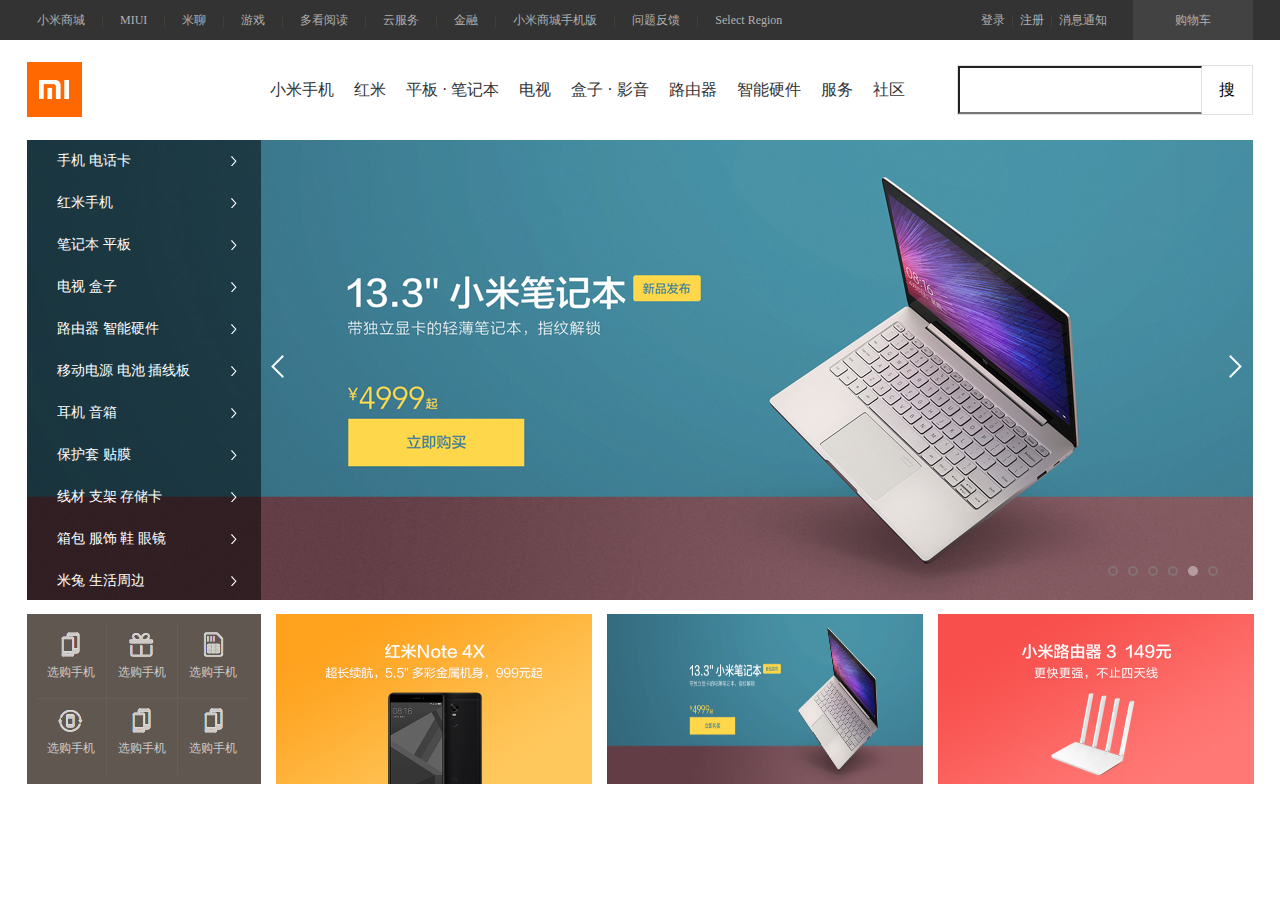
<file: 小米2.0/html/index.html>
<!DOCTYPE html>
<html lang="en">

<head>
    <meta charset="UTF-8">
    <meta http-equiv="X-UA-Compatible" content="IE=edge">
    <meta name="viewport" content="width=device-width, initial-scale=1.0">
    <title>Document</title>
    <link rel="stylesheet" href="../css/base.css">
    <link rel="stylesheet" href="../css/index.css">
</head>

<body>
    <div class="topBar">
        <div class="w">
            <div class="links">
                <ul>
                    <li><a href="#">小米商城</a></li>
                    <li><a href="#">MIUI</a></li>
                    <li><a href="#">米聊</a></li>
                    <li><a href="#">游戏</a></li>
                    <li><a href="#">多看阅读</a></li>
                    <li><a href="#">云服务</a></li>
                    <li><a href="#">金融</a></li>
                    <li><a href="#">小米商城手机版</a></li>
                    <li><a href="#">问题反馈</a></li>
                    <li><a href="#">Select Region</a></li>
                </ul>
            </div>
            <div class="info">
                <ul>
                    <li><a href="#">登录</a></li>
                    <li><a href="#">注册</a></li>
                    <li><a href="#">消息通知</a></li>
                    <li class="shopCar"><a href="#">购物车 </a></li>
                </ul>
            </div>

        </div>
    </div>
    <div class="header w">
        <div class="logo">
            <h1>
                <a href="#"></a>
            </h1>
        </div>

        <div class="nav">
            <ul>
                <li><a href="product.html">小米手机</a></li>
                <li><a href="redmi.html">红米</a></li>
                <li><a href="laptop.html">平板 · 笔记本</a></li>
                <li><a href="tv.html">电视</a></li>
                <li><a href="box.html">盒子 · 影音</a></li>
                <li><a href="router.html">路由器</a></li>
                <li><a href="smart.html">智能硬件</a></li>
                <li><a href="#">服务</a></li>
                <li><a href="#">社区</a></li>
            </ul>
        </div>

        <div class="searchBar">
            <input type="text">
            <button>搜</button>
        </div>
    </div>
    <div class="main w">
        <div class="banner">
            <ul>
                <li>
                    <a href="#"><img src="../images/小米笔记本.jpg" alt=""></a>
                </li>
            </ul>
        </div>
        <div class="aside">
            <ul>
                <li><a href="product.html">手机 电话卡</a></li>
                <li><a href="redmi.html">红米手机</a></li>
                <li><a href="laptop.html">笔记本 平板</a></li>
                <li><a href="tv.html">电视 盒子</a></li>
                <li><a href="router.html">路由器 智能硬件</a></li>
                <li><a href="power.html">移动电源 电池 插线板</a></li>
                <li><a href="audio.html">耳机 音箱</a></li>
                <li><a href="case.html">保护套 贴膜</a></li>
                <li><a href="accessory.html">线材 支架 存储卡</a></li>
                <li><a href="clothing.html">箱包 服饰 鞋 眼镜</a></li>
                <li><a href="life.html">米兔 生活周边</a></li>
            </ul>
        </div>
        <div class="arrow">
            <a href="#" class="prev"></a>
            <a href="#" class="next"></a>
        </div>
        <div class="sel">
            <ul>
                <li></li>
                <li></li>
                <li></li>
                <li></li>
                <li class="active"></li>
                <li></li>
            </ul>
        </div>
    </div>
    <div class="ad_mi w">
        <ul>
            <li class="links">
                <ul>
                    <li>
                        <a href="#"><span class="icon"></span>
                        选购手机</a>
                    </li>
                    <li> <a href="#"><span class="icon"></span>
                        选购手机</a></li>
                    <li> <a href="#"><span class="icon"></span>
                        选购手机</a></li>
                    <li> <a href="#"><span class="icon"></span>
                        选购手机</a></li>
                    <li> <a href="#"><span class="icon"></span>
                        选购手机</a></li>
                    <li> <a href="#"><span class="icon"></span>
                        选购手机</a></li>
                </ul>
            </li>
            <li><a href="redmi.html"><img src="../images/红米.jpg" alt=""></a></li>
            <li> <img src="../images/小米笔记本.jpg" alt=""></li>
            <li><img src="../images/小米路由器3.jpg" alt=""></li>
        </ul>
    </div>

</body>

</html>
</file>
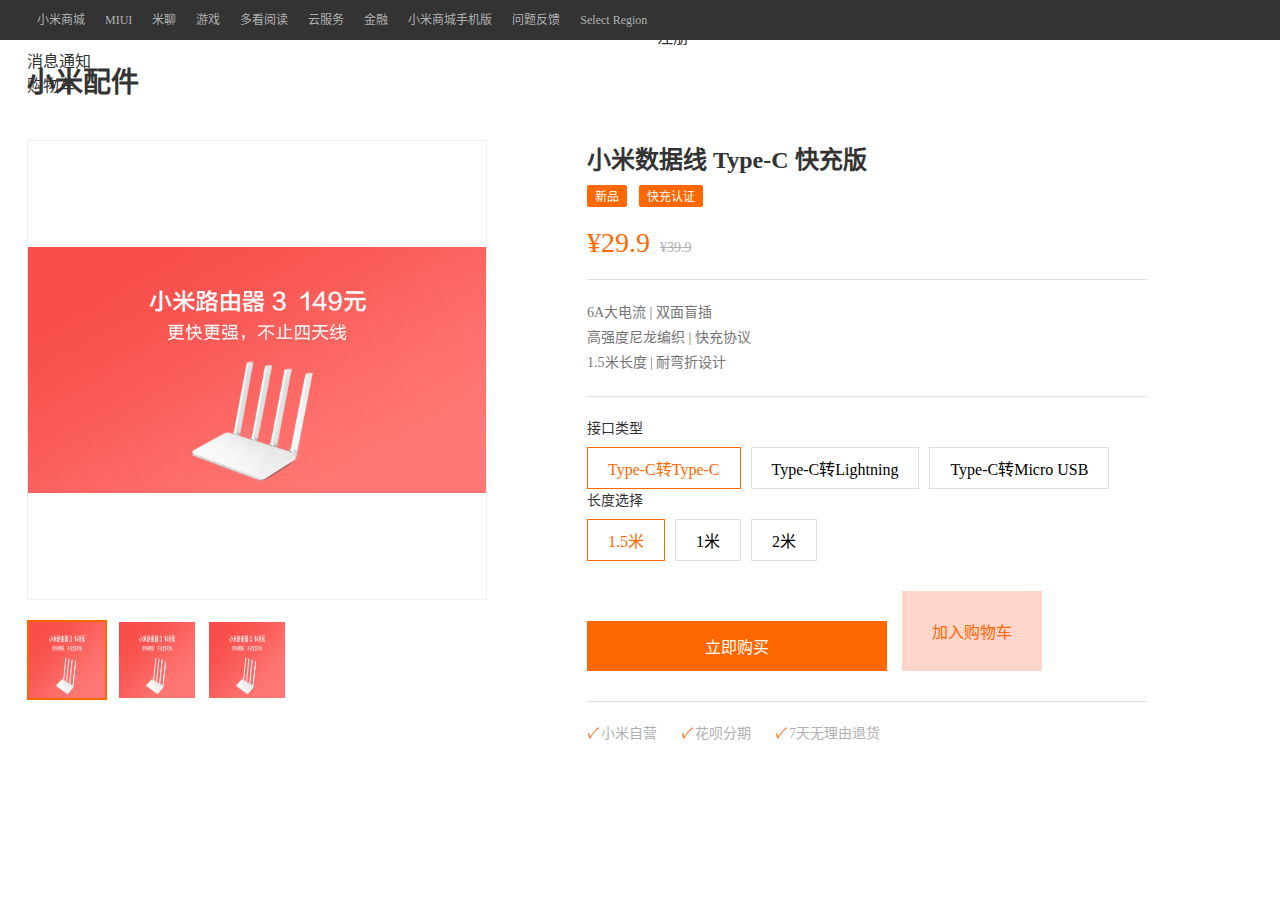
<file: 小米2.0/html/accessory.html>
<!DOCTYPE html>
<html lang="zh-CN">
<head>
    <meta charset="UTF-8">
    <meta http-equiv="X-UA-Compatible" content="IE=edge">
    <meta name="viewport" content="width=device-width, initial-scale=1.0">
    <title>小米配件详情页</title>
    <link rel="stylesheet" href="../css/base.css">
    <link rel="stylesheet" href="../css/product.css">
</head>
<body>
    <!-- 保持相同的顶部导航栏 -->
    <div class="topBar">
        <div class="w">
            <div class="links">
                <ul>
                    <li><a href="index.html">小米商城</a></li>
                    <li><a href="#">MIUI</a></li>
                    <li><a href="#">米聊</a></li>
                    <li><a href="#">游戏</a></li>
                    <li><a href="#">多看阅读</a></li>
                    <li><a href="#">云服务</a></li>
                    <li><a href="#">金融</a></li>
                    <li><a href="#">小米商城手机版</a></li>
                    <li><a href="#">问题反馈</a></li>
                    <li><a href="#">Select Region</a></li>
                </ul>
            </div>
            <div class="info">
                <ul>
                    <li><a href="#">登录</a></li>
                    <li><a href="#">注册</a></li>
                    <li><a href="#">消息通知</a></li>
                    <li class="shopCar"><a href="#">购物车</a></li>
                </ul>
            </div>
        </div>
    </div>

    <div class="product-content w">
        <h2>小米配件</h2>
        <div class="product-details">
            <div class="product-gallery">
                <div class="main-image">
                    <img src="../images/小米路由器3.jpg" alt="小米数据线">
                </div>
                <div class="thumbnail-list">
                    <img src="../images/小米路由器3.jpg" alt="正面" class="active">
                    <img src="../images/小米路由器3.jpg" alt="背面">
                    <img src="../images/小米路由器3.jpg" alt="细节">
                </div>
            </div>
            <div class="product-info">
                <h3>小米数据线 Type-C 快充版</h3>
                <div class="tags">
                    <span class="tag">新品</span>
                    <span class="tag">快充认证</span>
                </div>
                <p class="price">¥29.9<span class="original">¥39.9</span></p>
                <div class="description">
                    <p>6A大电流 | 双面盲插</p>
                    <p>高强度尼龙编织 | 快充协议</p>
                    <p>1.5米长度 | 耐弯折设计</p>
                </div>
                <div class="select-options">
                    <div class="storage-options">
                        <span class="label">接口类型</span>
                        <div class="options">
                            <span class="option active">Type-C转Type-C</span>
                            <span class="option">Type-C转Lightning</span>
                            <span class="option">Type-C转Micro USB</span>
                        </div>
                    </div>
                    <div class="storage-options">
                        <span class="label">长度选择</span>
                        <div class="options">
                            <span class="option active">1.5米</span>
                            <span class="option">1米</span>
                            <span class="option">2米</span>
                        </div>
                    </div>
                </div>
                <div class="buttons">
                    <button class="buy-now">立即购买</button>
                    <button class="add-cart">加入购物车</button>
                </div>
                <div class="service">
                    <span><i class="icon">✓</i>小米自营</span>
                    <span><i class="icon">✓</i>花呗分期</span>
                    <span><i class="icon">✓</i>7天无理由退货</span>
                </div>
            </div>
        </div>
    </div>
</body>
</html>
</file>
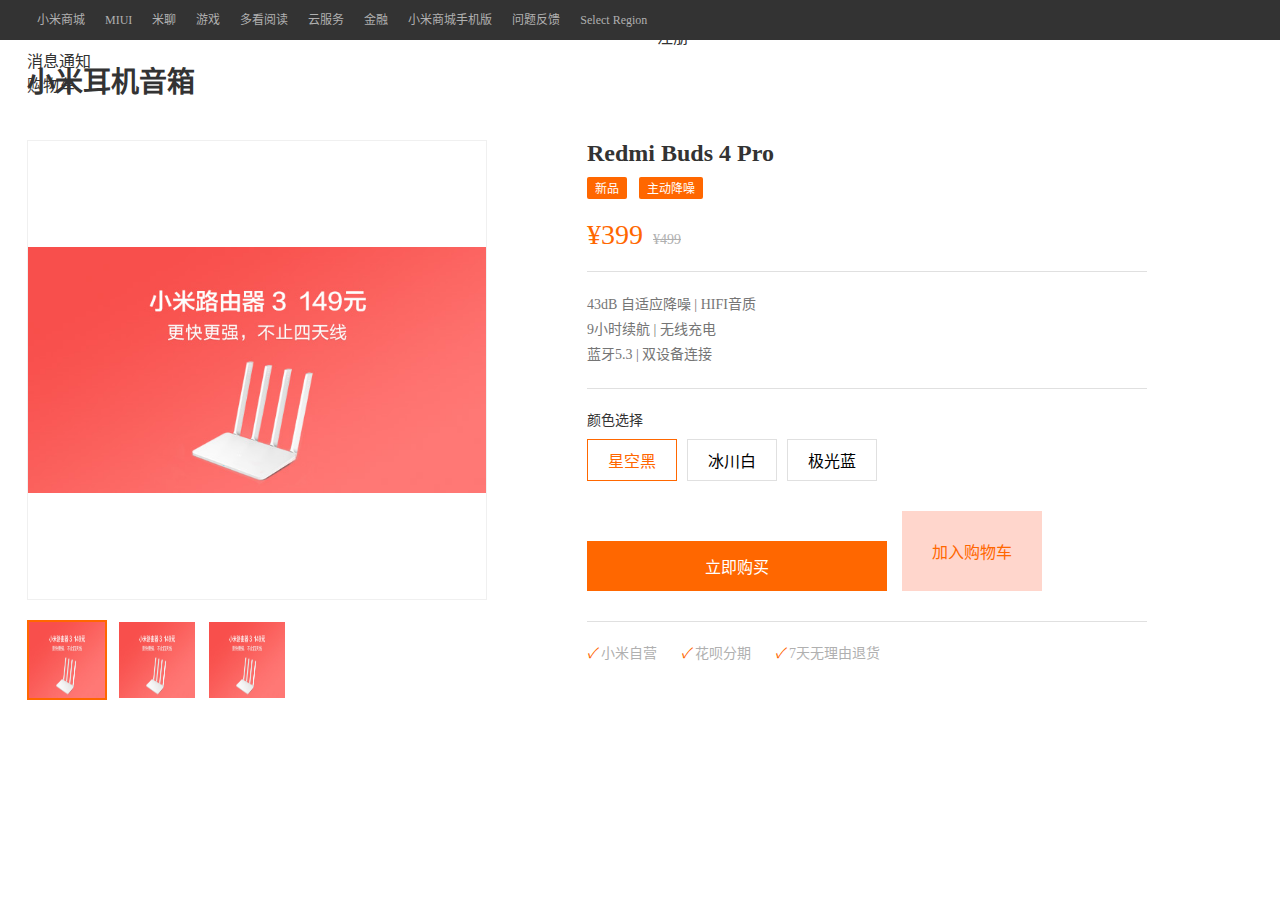
<file: 小米2.0/html/audio.html>
<!DOCTYPE html>
<html lang="zh-CN">
<head>
    <meta charset="UTF-8">
    <meta http-equiv="X-UA-Compatible" content="IE=edge">
    <meta name="viewport" content="width=device-width, initial-scale=1.0">
    <title>小米耳机音箱详情页</title>
    <link rel="stylesheet" href="../css/base.css">
    <link rel="stylesheet" href="../css/product.css">
</head>
<body>
    <!-- 保持相同的顶部导航栏 -->
    <div class="topBar">
        <div class="w">
            <div class="links">
                <ul>
                    <li><a href="index.html">小米商城</a></li>
                    <li><a href="#">MIUI</a></li>
                    <li><a href="#">米聊</a></li>
                    <li><a href="#">游戏</a></li>
                    <li><a href="#">多看阅读</a></li>
                    <li><a href="#">云服务</a></li>
                    <li><a href="#">金融</a></li>
                    <li><a href="#">小米商城手机版</a></li>
                    <li><a href="#">问题反馈</a></li>
                    <li><a href="#">Select Region</a></li>
                </ul>
            </div>
            <div class="info">
                <ul>
                    <li><a href="#">登录</a></li>
                    <li><a href="#">注册</a></li>
                    <li><a href="#">消息通知</a></li>
                    <li class="shopCar"><a href="#">购物车</a></li>
                </ul>
            </div>
        </div>
    </div>

    <div class="product-content w">
        <h2>小米耳机音箱</h2>
        <div class="product-details">
            <div class="product-gallery">
                <div class="main-image">
                    <img src="../images/小米路由器3.jpg" alt="小米耳机">
                </div>
                <div class="thumbnail-list">
                    <img src="../images/小米路由器3.jpg" alt="正面" class="active">
                    <img src="../images/小米路由器3.jpg" alt="背面">
                    <img src="../images/小米路由器3.jpg" alt="侧面">
                </div>
            </div>
            <div class="product-info">
                <h3>Redmi Buds 4 Pro</h3>
                <div class="tags">
                    <span class="tag">新品</span>
                    <span class="tag">主动降噪</span>
                </div>
                <p class="price">¥399<span class="original">¥499</span></p>
                <div class="description">
                    <p>43dB 自适应降噪 | HIFI音质</p>
                    <p>9小时续航 | 无线充电</p>
                    <p>蓝牙5.3 | 双设备连接</p>
                </div>
                <div class="select-options">
                    <div class="storage-options">
                        <span class="label">颜色选择</span>
                        <div class="options">
                            <span class="option active">星空黑</span>
                            <span class="option">冰川白</span>
                            <span class="option">极光蓝</span>
                        </div>
                    </div>
                </div>
                <div class="buttons">
                    <button class="buy-now">立即购买</button>
                    <button class="add-cart">加入购物车</button>
                </div>
                <div class="service">
                    <span><i class="icon">✓</i>小米自营</span>
                    <span><i class="icon">✓</i>花呗分期</span>
                    <span><i class="icon">✓</i>7天无理由退货</span>
                </div>
            </div>
        </div>
    </div>
</body>
</html>
</file>
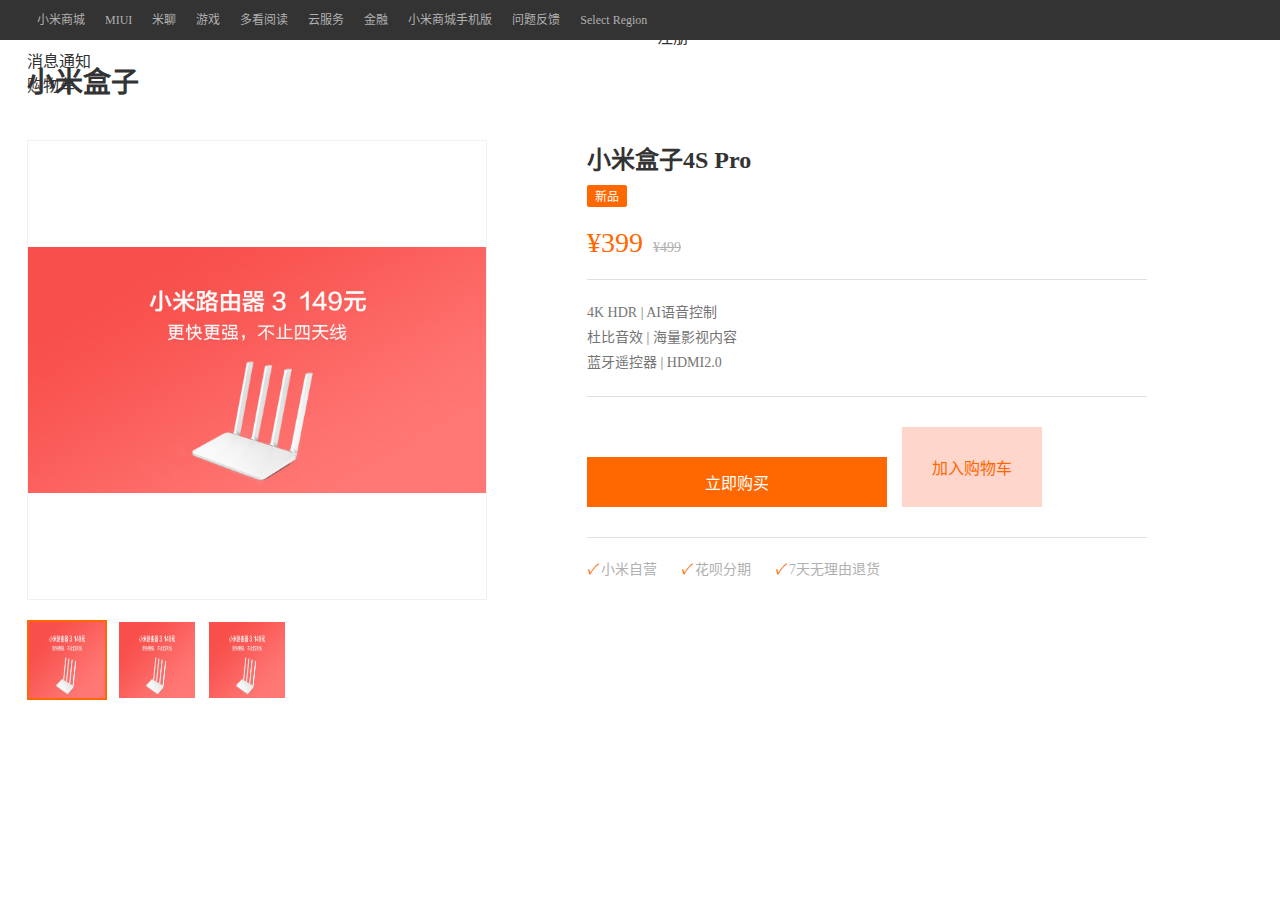
<file: 小米2.0/html/box.html>
<!DOCTYPE html>
<html lang="zh-CN">
<head>
    <meta charset="UTF-8">
    <meta http-equiv="X-UA-Compatible" content="IE=edge">
    <meta name="viewport" content="width=device-width, initial-scale=1.0">
    <title>小米盒子详情页</title>
    <link rel="stylesheet" href="../css/base.css">
    <link rel="stylesheet" href="../css/product.css">
</head>
<body>
    <!-- 保持相同的顶部导航栏 -->
    <div class="topBar">
        <div class="w">
            <div class="links">
                <ul>
                    <li><a href="index.html">小米商城</a></li>
                    <li><a href="#">MIUI</a></li>
                    <li><a href="#">米聊</a></li>
                    <li><a href="#">游戏</a></li>
                    <li><a href="#">多看阅读</a></li>
                    <li><a href="#">云服务</a></li>
                    <li><a href="#">金融</a></li>
                    <li><a href="#">小米商城手机版</a></li>
                    <li><a href="#">问题反馈</a></li>
                    <li><a href="#">Select Region</a></li>
                </ul>
            </div>
            <div class="info">
                <ul>
                    <li><a href="#">登录</a></li>
                    <li><a href="#">注册</a></li>
                    <li><a href="#">消息通知</a></li>
                    <li class="shopCar"><a href="#">购物车</a></li>
                </ul>
            </div>
        </div>
    </div>

    <div class="product-content w">
        <h2>小米盒子</h2>
        <div class="product-details">
            <div class="product-gallery">
                <div class="main-image">
                    <img src="../images/小米路由器3.jpg" alt="小米盒子">
                </div>
                <div class="thumbnail-list">
                    <img src="../images/小米路由器3.jpg" alt="正面" class="active">
                    <img src="../images/小米路由器3.jpg" alt="背面">
                    <img src="../images/小米路由器3.jpg" alt="侧面">
                </div>
            </div>
            <div class="product-info">
                <h3>小米盒子4S Pro</h3>
                <div class="tags">
                    <span class="tag">新品</span>
                </div>
                <p class="price">¥399<span class="original">¥499</span></p>
                <div class="description">
                    <p>4K HDR | AI语音控制</p>
                    <p>杜比音效 | 海量影视内容</p>
                    <p>蓝牙遥控器 | HDMI2.0</p>
                </div>
                <div class="buttons">
                    <button class="buy-now">立即购买</button>
                    <button class="add-cart">加入购物车</button>
                </div>
                <div class="service">
                    <span><i class="icon">✓</i>小米自营</span>
                    <span><i class="icon">✓</i>花呗分期</span>
                    <span><i class="icon">✓</i>7天无理由退货</span>
                </div>
            </div>
        </div>
    </div>
</body>
</html>
</file>
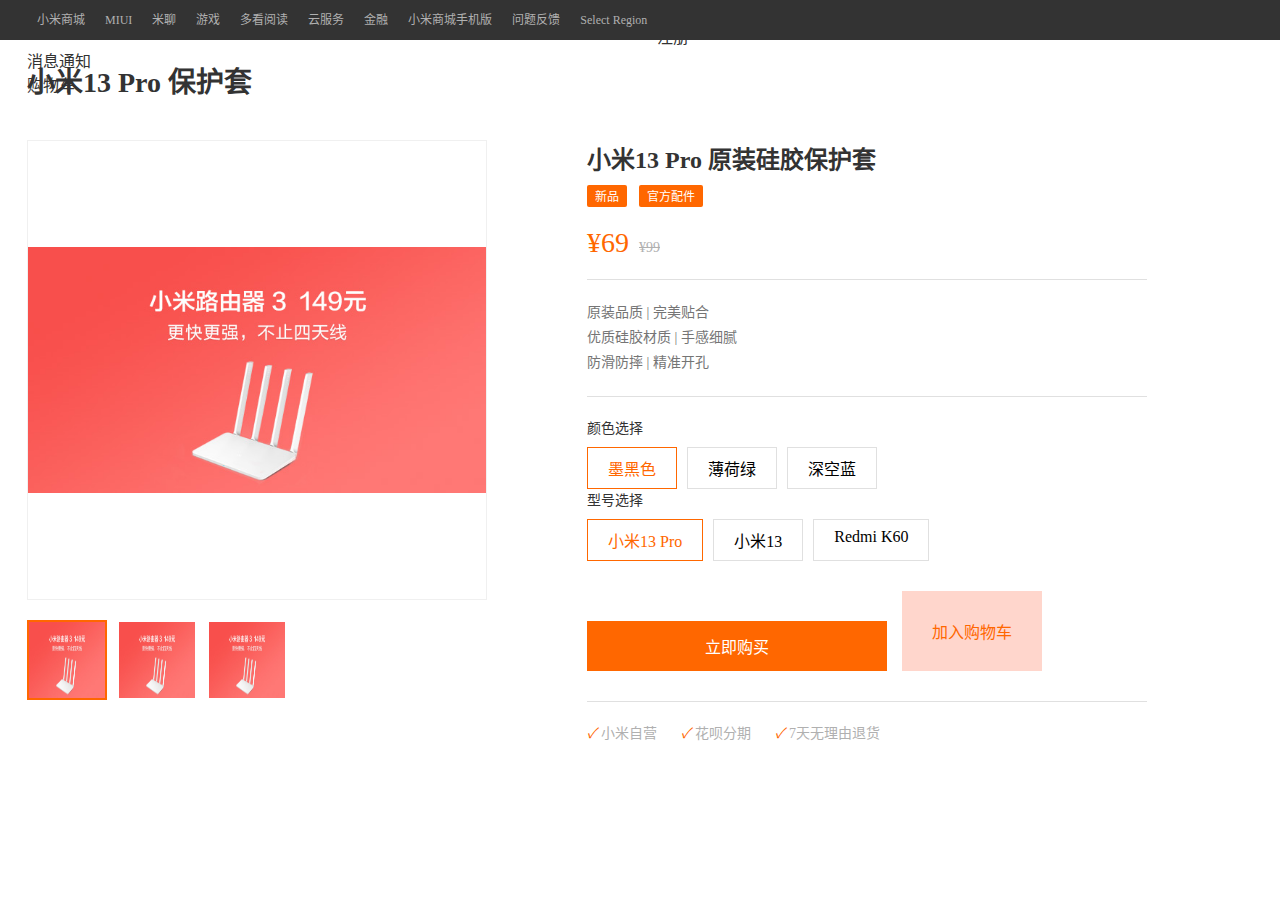
<file: 小米2.0/html/case.html>
<!DOCTYPE html>
<html lang="zh-CN">
<head>
    <meta charset="UTF-8">
    <meta http-equiv="X-UA-Compatible" content="IE=edge">
    <meta name="viewport" content="width=device-width, initial-scale=1.0">
    <title>小米保护套贴膜详情页</title>
    <link rel="stylesheet" href="../css/base.css">
    <link rel="stylesheet" href="../css/product.css">
</head>
<body>
    <!-- 保持相同的顶部导航栏 -->
    <div class="topBar">
        <div class="w">
            <div class="links">
                <ul>
                    <li><a href="index.html">小米商城</a></li>
                    <li><a href="#">MIUI</a></li>
                    <li><a href="#">米聊</a></li>
                    <li><a href="#">游戏</a></li>
                    <li><a href="#">多看阅读</a></li>
                    <li><a href="#">云服务</a></li>
                    <li><a href="#">金融</a></li>
                    <li><a href="#">小米商城手机版</a></li>
                    <li><a href="#">问题反馈</a></li>
                    <li><a href="#">Select Region</a></li>
                </ul>
            </div>
            <div class="info">
                <ul>
                    <li><a href="#">登录</a></li>
                    <li><a href="#">注册</a></li>
                    <li><a href="#">消息通知</a></li>
                    <li class="shopCar"><a href="#">购物车</a></li>
                </ul>
            </div>
        </div>
    </div>

    <div class="product-content w">
        <h2>小米13 Pro 保护套</h2>
        <div class="product-details">
            <div class="product-gallery">
                <div class="main-image">
                    <img src="../images/小米路由器3.jpg" alt="小米保护套">
                </div>
                <div class="thumbnail-list">
                    <img src="../images/小米路由器3.jpg" alt="正面" class="active">
                    <img src="../images/小米路由器3.jpg" alt="背面">
                    <img src="../images/小米路由器3.jpg" alt="侧面">
                </div>
            </div>
            <div class="product-info">
                <h3>小米13 Pro 原装硅胶保护套</h3>
                <div class="tags">
                    <span class="tag">新品</span>
                    <span class="tag">官方配件</span>
                </div>
                <p class="price">¥69<span class="original">¥99</span></p>
                <div class="description">
                    <p>原装品质 | 完美贴合</p>
                    <p>优质硅胶材质 | 手感细腻</p>
                    <p>防滑防摔 | 精准开孔</p>
                </div>
                <div class="select-options">
                    <div class="storage-options">
                        <span class="label">颜色选择</span>
                        <div class="options">
                            <span class="option active">墨黑色</span>
                            <span class="option">薄荷绿</span>
                            <span class="option">深空蓝</span>
                        </div>
                    </div>
                    <div class="storage-options">
                        <span class="label">型号选择</span>
                        <div class="options">
                            <span class="option active">小米13 Pro</span>
                            <span class="option">小米13</span>
                            <span class="option">Redmi K60</span>
                        </div>
                    </div>
                </div>
                <div class="buttons">
                    <button class="buy-now">立即购买</button>
                    <button class="add-cart">加入购物车</button>
                </div>
                <div class="service">
                    <span><i class="icon">✓</i>小米自营</span>
                    <span><i class="icon">✓</i>花呗分期</span>
                    <span><i class="icon">✓</i>7天无理由退货</span>
                </div>
            </div>
        </div>
    </div>
</body>
</html>
</file>
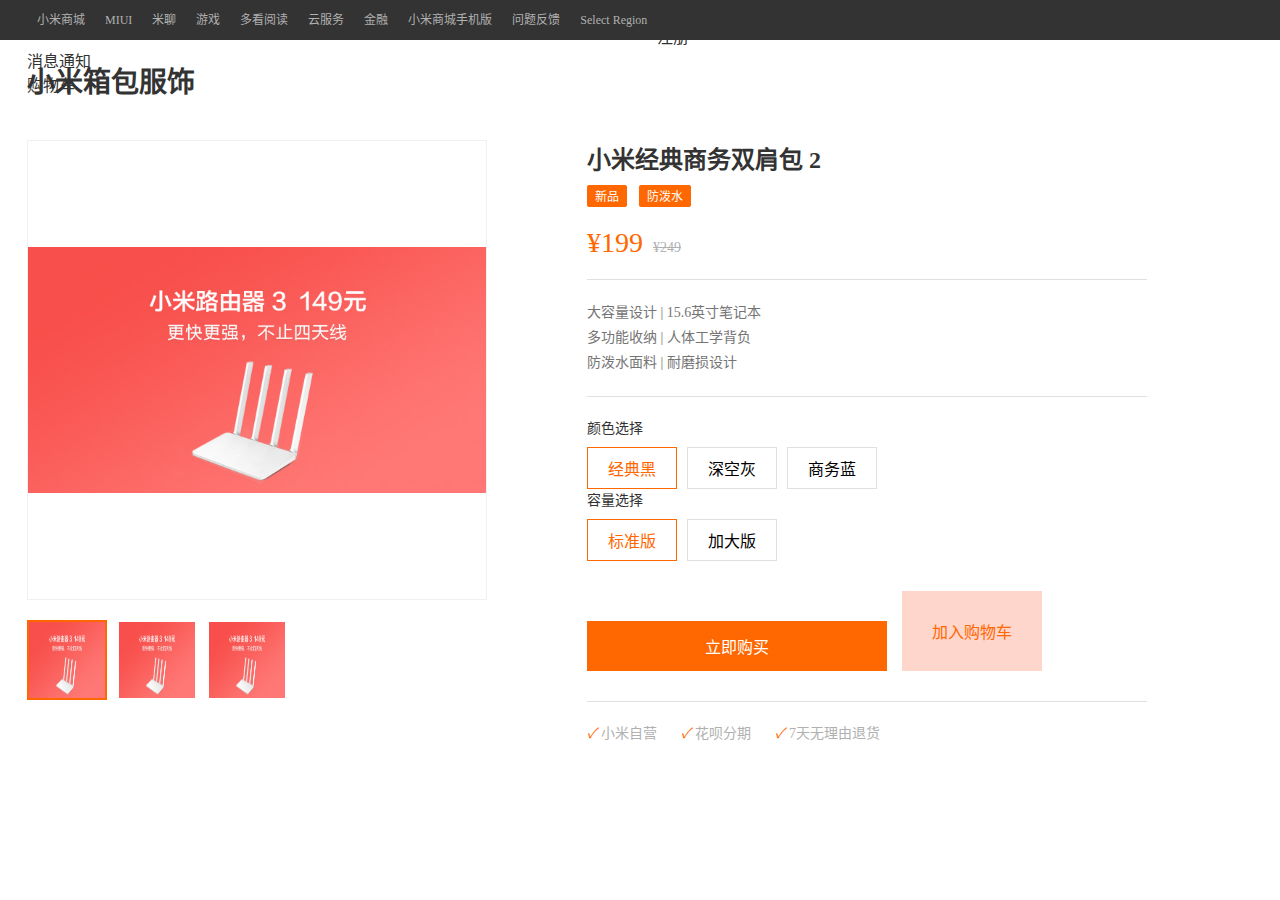
<file: 小米2.0/html/clothing.html>
<!DOCTYPE html>
<html lang="zh-CN">
<head>
    <meta charset="UTF-8">
    <meta http-equiv="X-UA-Compatible" content="IE=edge">
    <meta name="viewport" content="width=device-width, initial-scale=1.0">
    <title>小米箱包服饰详情页</title>
    <link rel="stylesheet" href="../css/base.css">
    <link rel="stylesheet" href="../css/product.css">
</head>
<body>
    <!-- 保持相同的顶部导航栏 -->
    <div class="topBar">
        <div class="w">
            <div class="links">
                <ul>
                    <li><a href="index.html">小米商城</a></li>
                    <li><a href="#">MIUI</a></li>
                    <li><a href="#">米聊</a></li>
                    <li><a href="#">游戏</a></li>
                    <li><a href="#">多看阅读</a></li>
                    <li><a href="#">云服务</a></li>
                    <li><a href="#">金融</a></li>
                    <li><a href="#">小米商城手机版</a></li>
                    <li><a href="#">问题反馈</a></li>
                    <li><a href="#">Select Region</a></li>
                </ul>
            </div>
            <div class="info">
                <ul>
                    <li><a href="#">登录</a></li>
                    <li><a href="#">注册</a></li>
                    <li><a href="#">消息通知</a></li>
                    <li class="shopCar"><a href="#">购物车</a></li>
                </ul>
            </div>
        </div>
    </div>

    <div class="product-content w">
        <h2>小米箱包服饰</h2>
        <div class="product-details">
            <div class="product-gallery">
                <div class="main-image">
                    <img src="../images/小米路由器3.jpg" alt="小米双肩包">
                </div>
                <div class="thumbnail-list">
                    <img src="../images/小米路由器3.jpg" alt="正面" class="active">
                    <img src="../images/小米路由器3.jpg" alt="背面">
                    <img src="../images/小米路由器3.jpg" alt="细节">
                </div>
            </div>
            <div class="product-info">
                <h3>小米经典商务双肩包 2</h3>
                <div class="tags">
                    <span class="tag">新品</span>
                    <span class="tag">防泼水</span>
                </div>
                <p class="price">¥199<span class="original">¥249</span></p>
                <div class="description">
                    <p>大容量设计 | 15.6英寸笔记本</p>
                    <p>多功能收纳 | 人体工学背负</p>
                    <p>防泼水面料 | 耐磨损设计</p>
                </div>
                <div class="select-options">
                    <div class="storage-options">
                        <span class="label">颜色选择</span>
                        <div class="options">
                            <span class="option active">经典黑</span>
                            <span class="option">深空灰</span>
                            <span class="option">商务蓝</span>
                        </div>
                    </div>
                    <div class="storage-options">
                        <span class="label">容量选择</span>
                        <div class="options">
                            <span class="option active">标准版</span>
                            <span class="option">加大版</span>
                        </div>
                    </div>
                </div>
                <div class="buttons">
                    <button class="buy-now">立即购买</button>
                    <button class="add-cart">加入购物车</button>
                </div>
                <div class="service">
                    <span><i class="icon">✓</i>小米自营</span>
                    <span><i class="icon">✓</i>花呗分期</span>
                    <span><i class="icon">✓</i>7天无理由退货</span>
                </div>
            </div>
        </div>
    </div>
</body>
</html>
</file>
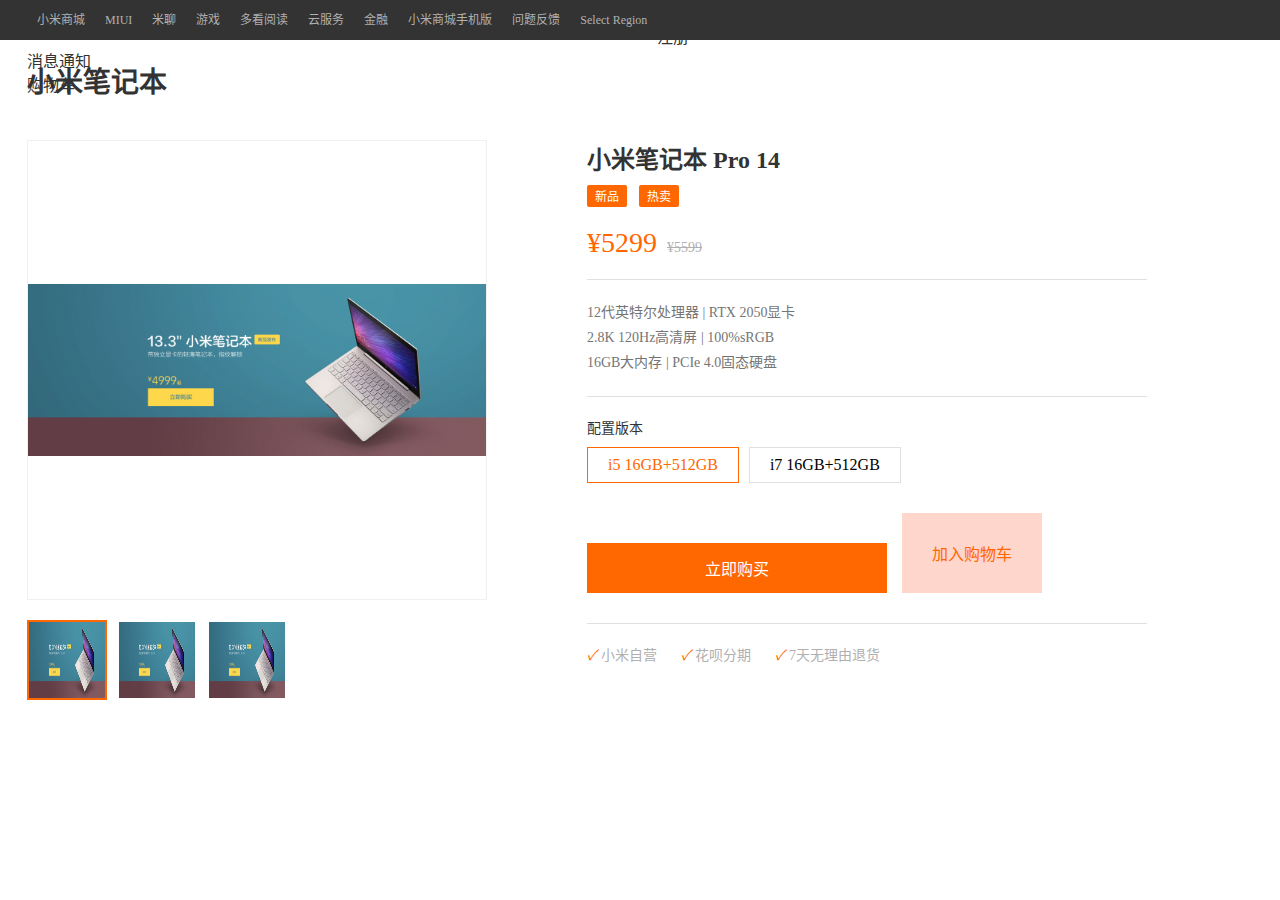
<file: 小米2.0/html/laptop.html>
<!DOCTYPE html>
<html lang="zh-CN">
<head>
    <meta charset="UTF-8">
    <meta http-equiv="X-UA-Compatible" content="IE=edge">
    <meta name="viewport" content="width=device-width, initial-scale=1.0">
    <title>小米平板笔记本详情页</title>
    <link rel="stylesheet" href="../css/base.css">
    <link rel="stylesheet" href="../css/product.css">
</head>
<body>
    <!-- 保持相同的顶部导航栏 -->
    <div class="topBar">
        <div class="w">
            <div class="links">
                <ul>
                    <li><a href="index.html">小米商城</a></li>
                    <li><a href="#">MIUI</a></li>
                    <li><a href="#">米聊</a></li>
                    <li><a href="#">游戏</a></li>
                    <li><a href="#">多看阅读</a></li>
                    <li><a href="#">云服务</a></li>
                    <li><a href="#">金融</a></li>
                    <li><a href="#">小米商城手机版</a></li>
                    <li><a href="#">问题反馈</a></li>
                    <li><a href="#">Select Region</a></li>
                </ul>
            </div>
            <div class="info">
                <ul>
                    <li><a href="#">登录</a></li>
                    <li><a href="#">注册</a></li>
                    <li><a href="#">消息通知</a></li>
                    <li class="shopCar"><a href="#">购物车</a></li>
                </ul>
            </div>
        </div>
    </div>

    <div class="product-content w">
        <h2>小米笔记本</h2>
        <div class="product-details">
            <div class="product-gallery">
                <div class="main-image">
                    <img src="../images/小米笔记本.jpg" alt="小米笔记本">
                </div>
                <div class="thumbnail-list">
                    <img src="../images/小米笔记本.jpg" alt="正面" class="active">
                    <img src="../images/小米笔记本.jpg" alt="背面">
                    <img src="../images/小米笔记本.jpg" alt="侧面">
                </div>
            </div>
            <div class="product-info">
                <h3>小米笔记本 Pro 14</h3>
                <div class="tags">
                    <span class="tag">新品</span>
                    <span class="tag">热卖</span>
                </div>
                <p class="price">¥5299<span class="original">¥5599</span></p>
                <div class="description">
                    <p>12代英特尔处理器 | RTX 2050显卡</p>
                    <p>2.8K 120Hz高清屏 | 100%sRGB</p>
                    <p>16GB大内存 | PCIe 4.0固态硬盘</p>
                </div>
                <div class="select-options">
                    <div class="storage-options">
                        <span class="label">配置版本</span>
                        <div class="options">
                            <span class="option active">i5 16GB+512GB</span>
                            <span class="option">i7 16GB+512GB</span>
                        </div>
                    </div>
                </div>
                <div class="buttons">
                    <button class="buy-now">立即购买</button>
                    <button class="add-cart">加入购物车</button>
                </div>
                <div class="service">
                    <span><i class="icon">✓</i>小米自营</span>
                    <span><i class="icon">✓</i>花呗分期</span>
                    <span><i class="icon">✓</i>7天无理由退货</span>
                </div>
            </div>
        </div>
    </div>
</body>
</html>
</file>
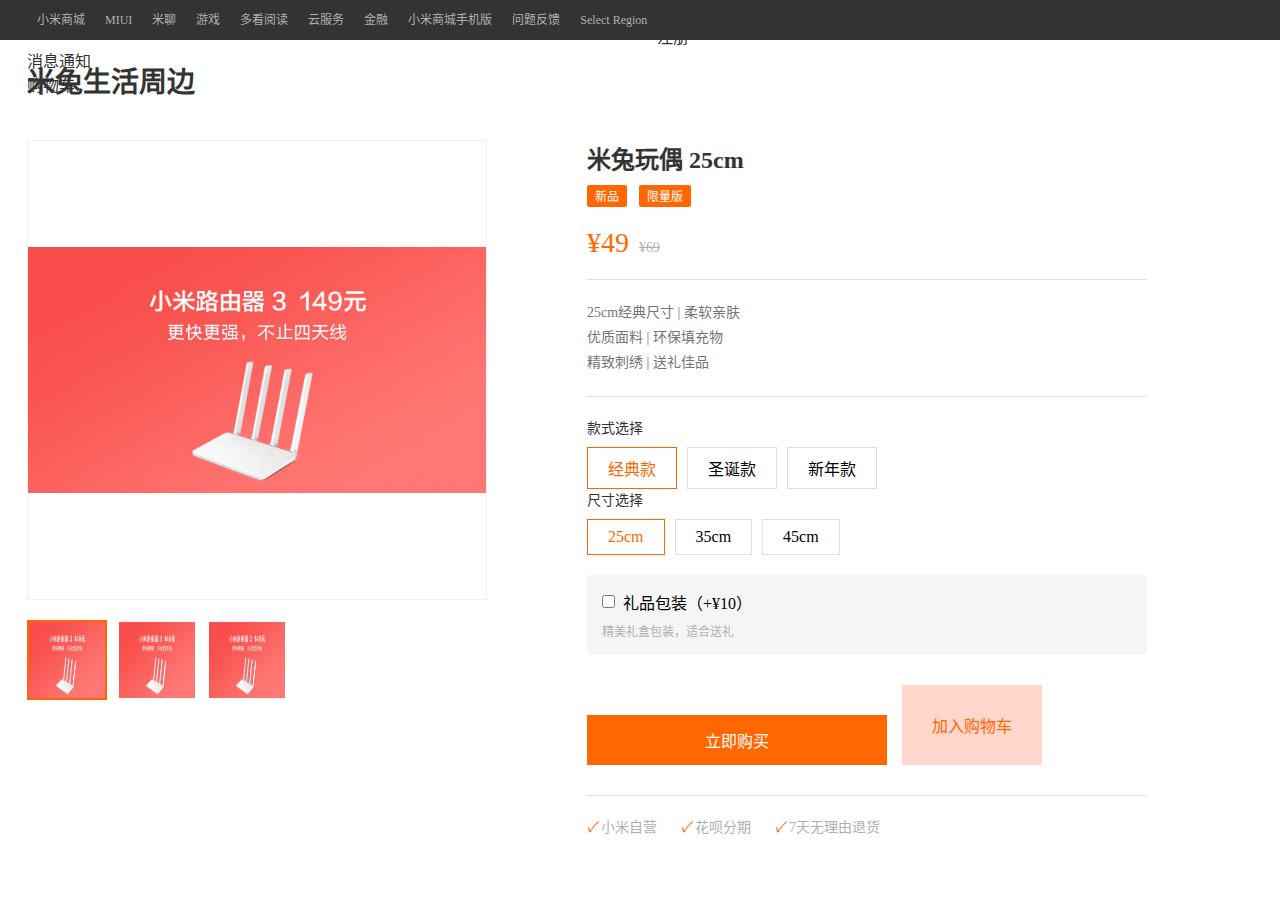
<file: 小米2.0/html/life.html>
<!DOCTYPE html>
<html lang="zh-CN">
<head>
    <meta charset="UTF-8">
    <meta http-equiv="X-UA-Compatible" content="IE=edge">
    <meta name="viewport" content="width=device-width, initial-scale=1.0">
    <title>小米生活周边详情页</title>
    <link rel="stylesheet" href="../css/base.css">
    <link rel="stylesheet" href="../css/product.css">
</head>
<body>
    <!-- 保持相同的顶部导航栏 -->
    <div class="topBar">
        <div class="w">
            <div class="links">
                <ul>
                    <li><a href="index.html">小米商城</a></li>
                    <li><a href="#">MIUI</a></li>
                    <li><a href="#">米聊</a></li>
                    <li><a href="#">游戏</a></li>
                    <li><a href="#">多看阅读</a></li>
                    <li><a href="#">云服务</a></li>
                    <li><a href="#">金融</a></li>
                    <li><a href="#">小米商城手机版</a></li>
                    <li><a href="#">问题反馈</a></li>
                    <li><a href="#">Select Region</a></li>
                </ul>
            </div>
            <div class="info">
                <ul>
                    <li><a href="#">登录</a></li>
                    <li><a href="#">注册</a></li>
                    <li><a href="#">消息通知</a></li>
                    <li class="shopCar"><a href="#">购物车</a></li>
                </ul>
            </div>
        </div>
    </div>

    <div class="product-content w">
        <h2>米兔生活周边</h2>
        <div class="product-details">
            <div class="product-gallery">
                <div class="main-image">
                    <img src="../images/小米路由器3.jpg" alt="米兔玩偶">
                </div>
                <div class="thumbnail-list">
                    <img src="../images/小米路由器3.jpg" alt="正面" class="active">
                    <img src="../images/小米路由器3.jpg" alt="背面">
                    <img src="../images/小米路由器3.jpg" alt="细节">
                </div>
            </div>
            <div class="product-info">
                <h3>米兔玩偶 25cm</h3>
                <div class="tags">
                    <span class="tag">新品</span>
                    <span class="tag">限量版</span>
                </div>
                <p class="price">¥49<span class="original">¥69</span></p>
                <div class="description">
                    <p>25cm经典尺寸 | 柔软亲肤</p>
                    <p>优质面料 | 环保填充物</p>
                    <p>精致刺绣 | 送礼佳品</p>
                </div>
                <div class="select-options">
                    <div class="storage-options">
                        <span class="label">款式选择</span>
                        <div class="options">
                            <span class="option active">经典款</span>
                            <span class="option">圣诞款</span>
                            <span class="option">新年款</span>
                        </div>
                    </div>
                    <div class="storage-options">
                        <span class="label">尺寸选择</span>
                        <div class="options">
                            <span class="option active">25cm</span>
                            <span class="option">35cm</span>
                            <span class="option">45cm</span>
                        </div>
                    </div>
                </div>
                <div class="gift-wrap">
                    <label>
                        <input type="checkbox" class="gift-option">
                        <span>礼品包装（+¥10）</span>
                    </label>
                    <p class="gift-note">精美礼盒包装，适合送礼</p>
                </div>
                <div class="buttons">
                    <button class="buy-now">立即购买</button>
                    <button class="add-cart">加入购物车</button>
                </div>
                <div class="service">
                    <span><i class="icon">✓</i>小米自营</span>
                    <span><i class="icon">✓</i>花呗分期</span>
                    <span><i class="icon">✓</i>7天无理由退货</span>
                </div>
            </div>
        </div>
    </div>
</body>
</html>
</file>
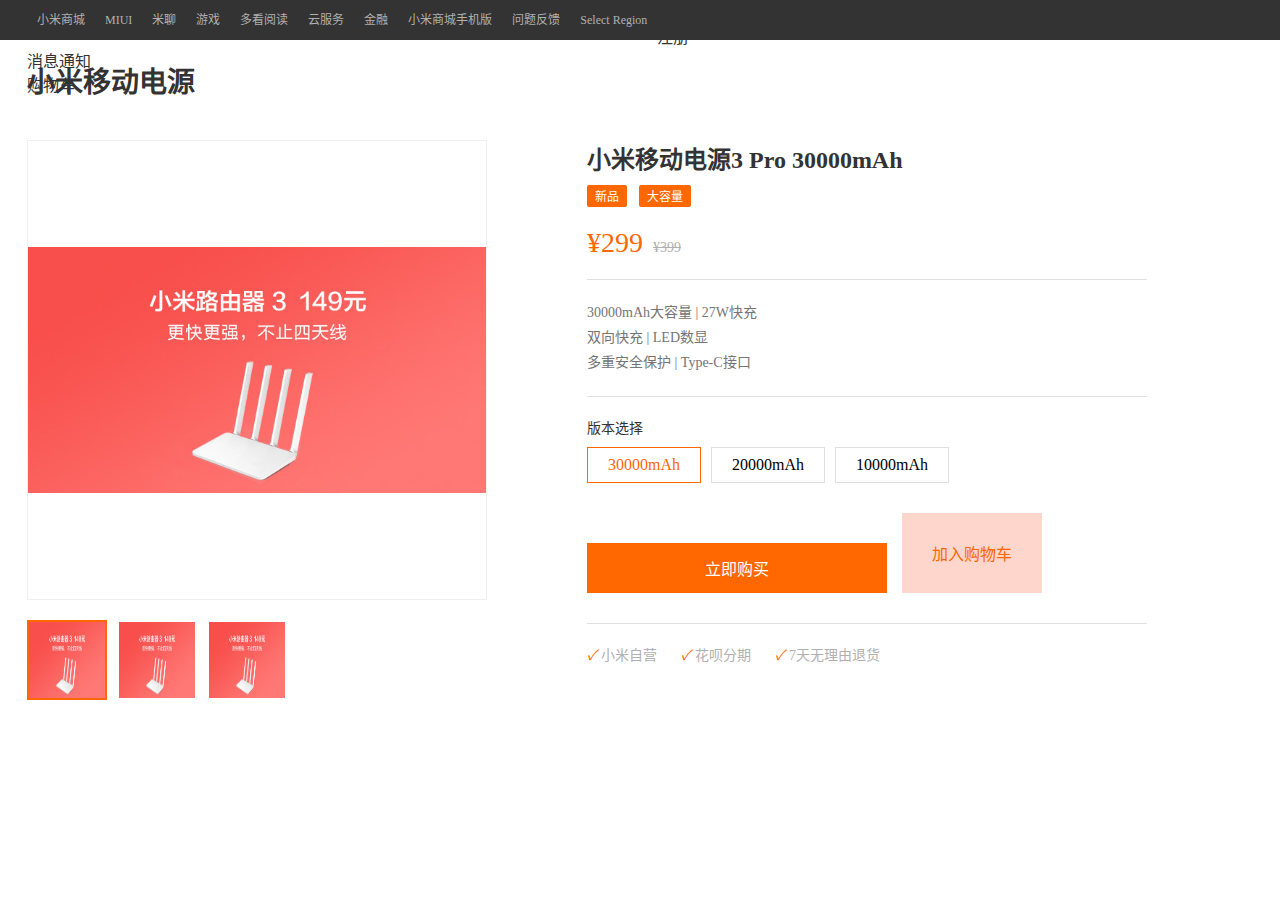
<file: 小米2.0/html/power.html>
<!DOCTYPE html>
<html lang="zh-CN">
<head>
    <meta charset="UTF-8">
    <meta http-equiv="X-UA-Compatible" content="IE=edge">
    <meta name="viewport" content="width=device-width, initial-scale=1.0">
    <title>小米移动电源详情页</title>
    <link rel="stylesheet" href="../css/base.css">
    <link rel="stylesheet" href="../css/product.css">
</head>
<body>
    <!-- 保持相同的顶部导航栏 -->
    <div class="topBar">
        <div class="w">
            <div class="links">
                <ul>
                    <li><a href="index.html">小米商城</a></li>
                    <li><a href="#">MIUI</a></li>
                    <li><a href="#">米聊</a></li>
                    <li><a href="#">游戏</a></li>
                    <li><a href="#">多看阅读</a></li>
                    <li><a href="#">云服务</a></li>
                    <li><a href="#">金融</a></li>
                    <li><a href="#">小米商城手机版</a></li>
                    <li><a href="#">问题反馈</a></li>
                    <li><a href="#">Select Region</a></li>
                </ul>
            </div>
            <div class="info">
                <ul>
                    <li><a href="#">登录</a></li>
                    <li><a href="#">注册</a></li>
                    <li><a href="#">消息通知</a></li>
                    <li class="shopCar"><a href="#">购物车</a></li>
                </ul>
            </div>
        </div>
    </div>

    <div class="product-content w">
        <h2>小米移动电源</h2>
        <div class="product-details">
            <div class="product-gallery">
                <div class="main-image">
                    <img src="../images/小米路由器3.jpg" alt="小米移动电源">
                </div>
                <div class="thumbnail-list">
                    <img src="../images/小米路由器3.jpg" alt="正面" class="active">
                    <img src="../images/小米路由器3.jpg" alt="背面">
                    <img src="../images/小米路由器3.jpg" alt="侧面">
                </div>
            </div>
            <div class="product-info">
                <h3>小米移动电源3 Pro 30000mAh</h3>
                <div class="tags">
                    <span class="tag">新品</span>
                    <span class="tag">大容量</span>
                </div>
                <p class="price">¥299<span class="original">¥399</span></p>
                <div class="description">
                    <p>30000mAh大容量 | 27W快充</p>
                    <p>双向快充 | LED数显</p>
                    <p>多重安全保护 | Type-C接口</p>
                </div>
                <div class="select-options">
                    <div class="storage-options">
                        <span class="label">版本选择</span>
                        <div class="options">
                            <span class="option active">30000mAh</span>
                            <span class="option">20000mAh</span>
                            <span class="option">10000mAh</span>
                        </div>
                    </div>
                </div>
                <div class="buttons">
                    <button class="buy-now">立即购买</button>
                    <button class="add-cart">加入购物车</button>
                </div>
                <div class="service">
                    <span><i class="icon">✓</i>小米自营</span>
                    <span><i class="icon">✓</i>花呗分期</span>
                    <span><i class="icon">✓</i>7天无理由退货</span>
                </div>
            </div>
        </div>
    </div>
</body>
</html>
</file>
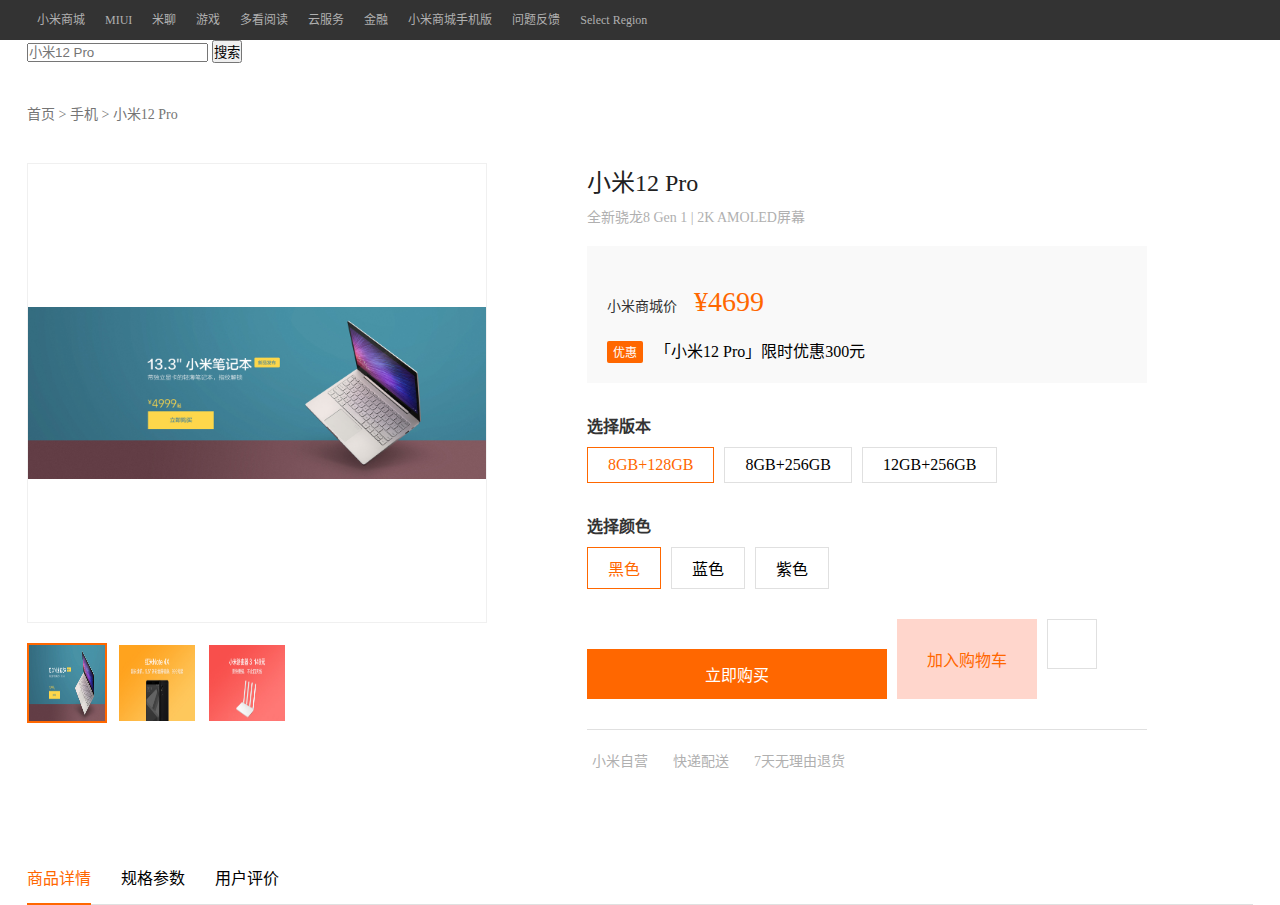
<file: 小米2.0/html/product.html>
<!DOCTYPE html>
<html lang="zh-CN">
<head>
    <meta charset="UTF-8">
    <meta http-equiv="X-UA-Compatible" content="IE=edge">
    <meta name="viewport" content="width=device-width, initial-scale=1.0">
    <title>小米12 Pro - 小米商城</title>
    <link rel="stylesheet" href="../css/base.css">
    <link rel="stylesheet" href="../css/product.css">
</head>
<body>
    <!-- 保持相同的顶部导航栏 -->
    <div class="topBar">
        <div class="w">
            <div class="links">
                <ul>
                    <li><a href="index.html">小米商城</a></li>
                    <li><a href="#">MIUI</a></li>
                    <li><a href="#">米聊</a></li>
                    <li><a href="#">游戏</a></li>
                    <li><a href="#">多看阅读</a></li>
                    <li><a href="#">云服务</a></li>
                    <li><a href="#">金融</a></li>
                    <li><a href="#">小米商城手机版</a></li>
                    <li><a href="#">问题反馈</a></li>
                    <li><a href="#">Select Region</a></li>
                </ul>
            </div>
        </div>
    </div>

    <!-- 添加与首页相同的header导航 -->
    <div class="header w">
        <div class="logo">
            <h1><a href="index.html"></a></h1>
        </div>
        <div class="nav">
            <!-- 与首页相同的导航内容 -->
        </div>
        <div class="searchBar">
            <input type="text" placeholder="小米12 Pro">
            <button>搜索</button>
        </div>
    </div>

    <div class="product-content w">
        <!-- 添加面包屑导航 -->
        <div class="breadcrumb">
            <a href="index.html">首页</a> > <a href="#">手机</a> > <span>小米12 Pro</span>
        </div>

        <div class="product-details">
            <div class="product-gallery">
                <div class="main-image">
                    <img src="../images/小米笔记本.jpg" alt="小米12 Pro">
                </div>
                <div class="thumbnail-list">
                    <img src="../images/小米笔记本.jpg" alt="正面" class="active">
                    <img src="../images/红米.jpg" alt="背面">
                    <img src="../images/小米路由器3.jpg" alt="侧面">
                </div>
            </div>
            <div class="product-info">
                <h1>小米12 Pro</h1>
                <div class="slogan">全新骁龙8 Gen 1 | 2K AMOLED屏幕</div>
                <div class="price-section">
                    <div class="price">
                        <span class="label">小米商城价</span>
                        <span class="amount">¥4699</span>
                    </div>
                    <div class="promotion">
                        <span class="tag">优惠</span>
                        <span class="text">「小米12 Pro」限时优惠300元</span>
                    </div>
                </div>
                
                <div class="version-select">
                    <h3>选择版本</h3>
                    <div class="options">
                        <div class="option active">8GB+128GB</div>
                        <div class="option">8GB+256GB</div>
                        <div class="option">12GB+256GB</div>
                    </div>
                </div>

                <div class="color-select">
                    <h3>选择颜色</h3>
                    <div class="options">
                        <div class="option active">黑色</div>
                        <div class="option">蓝色</div>
                        <div class="option">紫色</div>
                    </div>
                </div>

                <div class="action-buttons">
                    <button class="buy-now">立即购买</button>
                    <button class="add-cart">加入购物车</button>
                    <button class="favorite"><i class="mi-icon heart"></i></button>
                </div>

                <div class="service-info">
                    <div class="service-item">
                        <i class="mi-icon shield"></i>
                        <span>小米自营</span>
                    </div>
                    <div class="service-item">
                        <i class="mi-icon truck"></i>
                        <span>快递配送</span>
                    </div>
                    <div class="service-item">
                        <i class="mi-icon return"></i>
                        <span>7天无理由退货</span>
                    </div>
                </div>
            </div>
        </div>
    </div>

    <!-- 添加商品详情区域 -->
    <div class="product-detail-tabs w">
        <div class="tabs">
            <div class="tab active">商品详情</div>
            <div class="tab">规格参数</div>
            <div class="tab">用户评价</div>
        </div>
    </div>
</body>
</html>
</file>
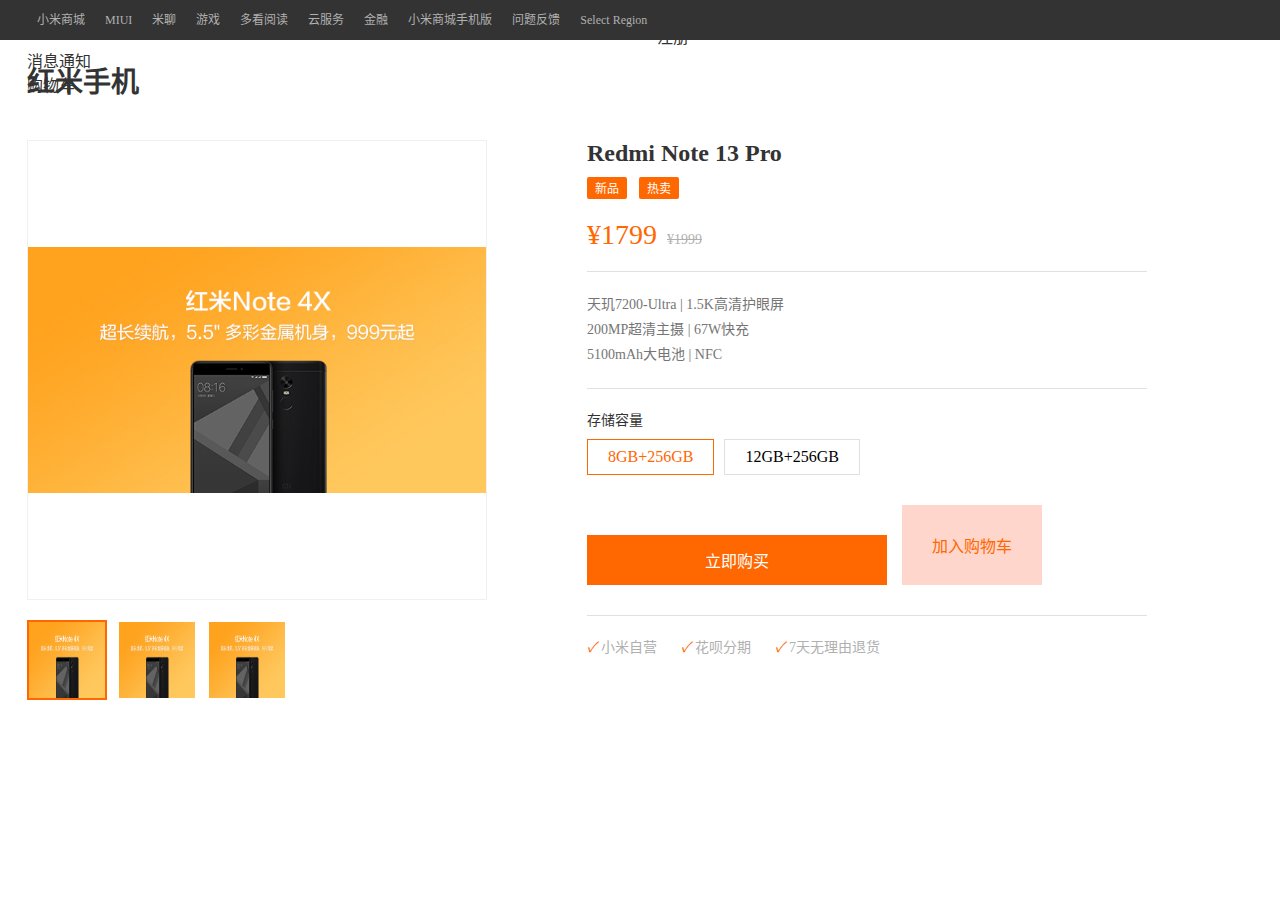
<file: 小米2.0/html/redmi.html>
<!DOCTYPE html>
<html lang="zh-CN">
<head>
    <meta charset="UTF-8">
    <meta http-equiv="X-UA-Compatible" content="IE=edge">
    <meta name="viewport" content="width=device-width, initial-scale=1.0">
    <title>红米手机详情页</title>
    <link rel="stylesheet" href="../css/base.css">
    <link rel="stylesheet" href="../css/product.css">
</head>
<body>
    <!-- 保持相同的顶部导航栏 -->
    <div class="topBar">
        <div class="w">
            <div class="links">
                <ul>
                    <li><a href="index.html">小米商城</a></li>
                    <li><a href="#">MIUI</a></li>
                    <li><a href="#">米聊</a></li>
                    <li><a href="#">游戏</a></li>
                    <li><a href="#">多看阅读</a></li>
                    <li><a href="#">云服务</a></li>
                    <li><a href="#">金融</a></li>
                    <li><a href="#">小米商城手机版</a></li>
                    <li><a href="#">问题反馈</a></li>
                    <li><a href="#">Select Region</a></li>
                </ul>
            </div>
            <!-- 添加右侧登录信息 -->
            <div class="info">
                <ul>
                    <li><a href="#">登录</a></li>
                    <li><a href="#">注册</a></li>
                    <li><a href="#">消息通知</a></li>
                    <li class="shopCar"><a href="#">购物车</a></li>
                </ul>
            </div>
        </div>
    </div>

    <div class="product-content w">
        <h2>红米手机</h2>
        <div class="product-details">
            <div class="product-gallery">
                <div class="main-image">
                    <img src="../images/红米.jpg" alt="红米手机">
                </div>
                <!-- 添加缩略图 -->
                <div class="thumbnail-list">
                    <img src="../images/红米.jpg" alt="正面" class="active">
                    <img src="../images/红米.jpg" alt="背面">
                    <img src="../images/红米.jpg" alt="侧面">
                </div>
            </div>
            <div class="product-info">
                <h3>Redmi Note 13 Pro</h3>
                <div class="tags">
                    <span class="tag">新品</span>
                    <span class="tag">热卖</span>
                </div>
                <p class="price">¥1799<span class="original">¥1999</span></p>
                <div class="description">
                    <p>天玑7200-Ultra | 1.5K高清护眼屏</p>
                    <p>200MP超清主摄 | 67W快充</p>
                    <p>5100mAh大电池 | NFC</p>
                </div>
                <div class="select-options">
                    <div class="storage-options">
                        <span class="label">存储容量</span>
                        <div class="options">
                            <span class="option active">8GB+256GB</span>
                            <span class="option">12GB+256GB</span>
                        </div>
                    </div>
                </div>
                <div class="buttons">
                    <button class="buy-now">立即购买</button>
                    <button class="add-cart">加入购物车</button>
                </div>
                <div class="service">
                    <span><i class="icon">✓</i>小米自营</span>
                    <span><i class="icon">✓</i>花呗分期</span>
                    <span><i class="icon">✓</i>7天无理由退货</span>
                </div>
            </div>
        </div>
    </div>
</body>
</html>
</file>
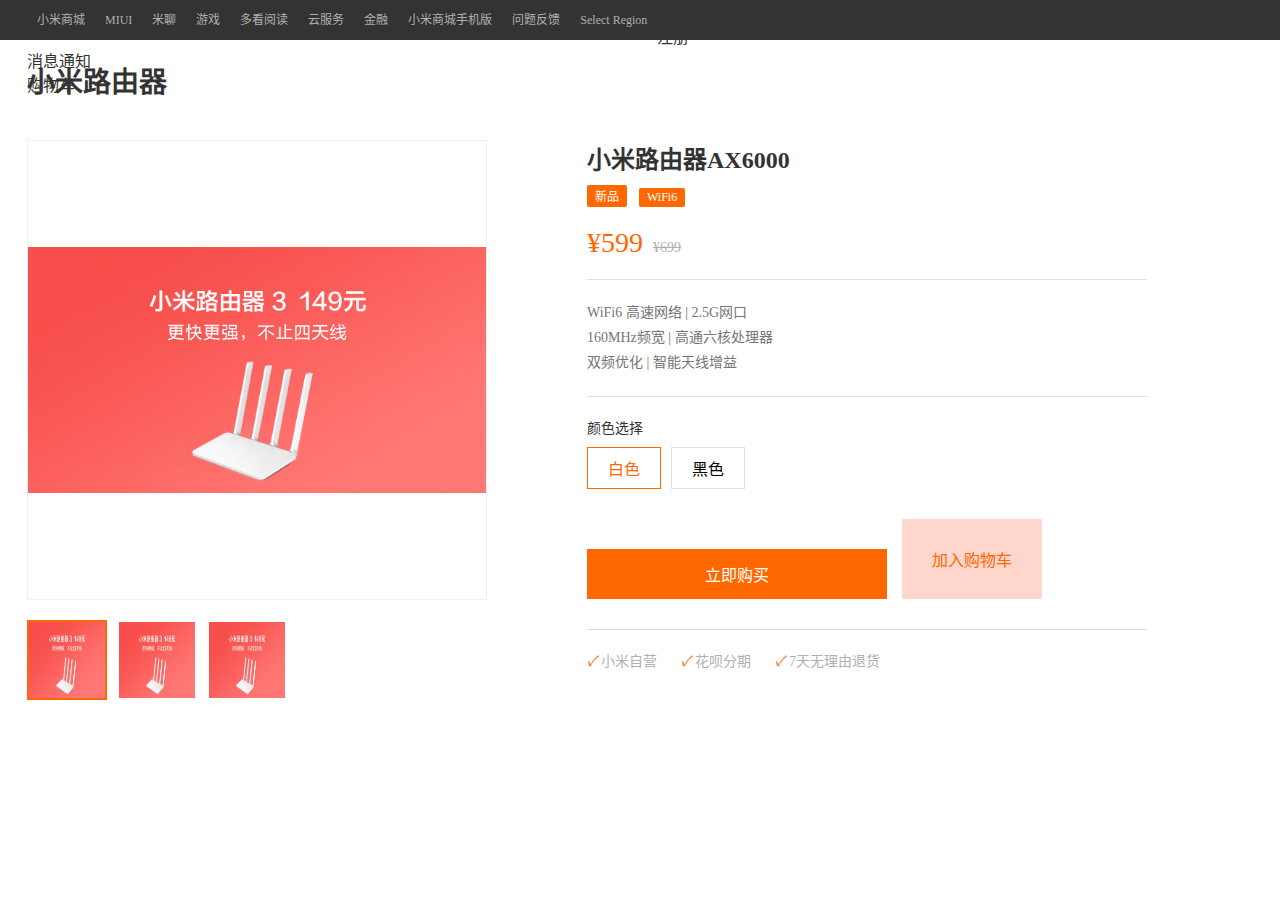
<file: 小米2.0/html/router.html>
<!DOCTYPE html>
<html lang="zh-CN">
<head>
    <meta charset="UTF-8">
    <meta http-equiv="X-UA-Compatible" content="IE=edge">
    <meta name="viewport" content="width=device-width, initial-scale=1.0">
    <title>小米路由器详情页</title>
    <link rel="stylesheet" href="../css/base.css">
    <link rel="stylesheet" href="../css/product.css">
</head>
<body>
    <!-- 保持相同的顶部导航栏 -->
    <div class="topBar">
        <div class="w">
            <div class="links">
                <ul>
                    <li><a href="index.html">小米商城</a></li>
                    <li><a href="#">MIUI</a></li>
                    <li><a href="#">米聊</a></li>
                    <li><a href="#">游戏</a></li>
                    <li><a href="#">多看阅读</a></li>
                    <li><a href="#">云服务</a></li>
                    <li><a href="#">金融</a></li>
                    <li><a href="#">小米商城手机版</a></li>
                    <li><a href="#">问题反馈</a></li>
                    <li><a href="#">Select Region</a></li>
                </ul>
            </div>
            <div class="info">
                <ul>
                    <li><a href="#">登录</a></li>
                    <li><a href="#">注册</a></li>
                    <li><a href="#">消息通知</a></li>
                    <li class="shopCar"><a href="#">购物车</a></li>
                </ul>
            </div>
        </div>
    </div>

    <div class="product-content w">
        <h2>小米路由器</h2>
        <div class="product-details">
            <div class="product-gallery">
                <div class="main-image">
                    <img src="../images/小米路由器3.jpg" alt="小米路由器">
                </div>
                <div class="thumbnail-list">
                    <img src="../images/小米路由器3.jpg" alt="正面" class="active">
                    <img src="../images/小米路由器3.jpg" alt="背面">
                    <img src="../images/小米路由器3.jpg" alt="侧面">
                </div>
            </div>
            <div class="product-info">
                <h3>小米路由器AX6000</h3>
                <div class="tags">
                    <span class="tag">新品</span>
                    <span class="tag">WiFi6</span>
                </div>
                <p class="price">¥599<span class="original">¥699</span></p>
                <div class="description">
                    <p>WiFi6 高速网络 | 2.5G网口</p>
                    <p>160MHz频宽 | 高通六核处理器</p>
                    <p>双频优化 | 智能天线增益</p>
                </div>
                <div class="select-options">
                    <div class="storage-options">
                        <span class="label">颜色选择</span>
                        <div class="options">
                            <span class="option active">白色</span>
                            <span class="option">黑色</span>
                        </div>
                    </div>
                </div>
                <div class="buttons">
                    <button class="buy-now">立即购买</button>
                    <button class="add-cart">加入购物车</button>
                </div>
                <div class="service">
                    <span><i class="icon">✓</i>小米自营</span>
                    <span><i class="icon">✓</i>花呗分期</span>
                    <span><i class="icon">✓</i>7天无理由退货</span>
                </div>
            </div>
        </div>
    </div>
</body>
</html>
</file>
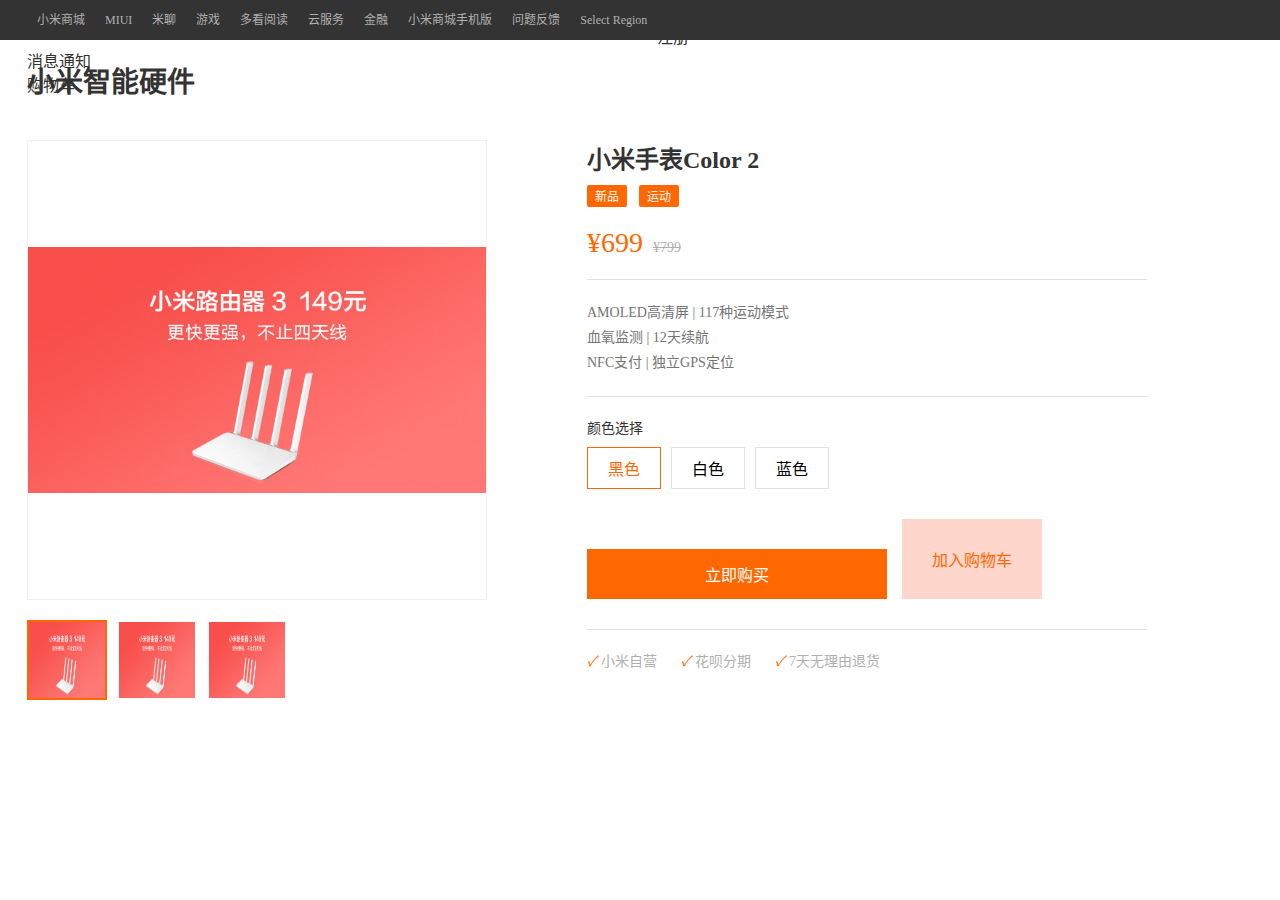
<file: 小米2.0/html/smart.html>
<!DOCTYPE html>
<html lang="zh-CN">
<head>
    <meta charset="UTF-8">
    <meta http-equiv="X-UA-Compatible" content="IE=edge">
    <meta name="viewport" content="width=device-width, initial-scale=1.0">
    <title>小米智能硬件详情页</title>
    <link rel="stylesheet" href="../css/base.css">
    <link rel="stylesheet" href="../css/product.css">
</head>
<body>
    <!-- 保持相同的顶部导航栏 -->
    <div class="topBar">
        <div class="w">
            <div class="links">
                <ul>
                    <li><a href="index.html">小米商城</a></li>
                    <li><a href="#">MIUI</a></li>
                    <li><a href="#">米聊</a></li>
                    <li><a href="#">游戏</a></li>
                    <li><a href="#">多看阅读</a></li>
                    <li><a href="#">云服务</a></li>
                    <li><a href="#">金融</a></li>
                    <li><a href="#">小米商城手机版</a></li>
                    <li><a href="#">问题反馈</a></li>
                    <li><a href="#">Select Region</a></li>
                </ul>
            </div>
            <div class="info">
                <ul>
                    <li><a href="#">登录</a></li>
                    <li><a href="#">注册</a></li>
                    <li><a href="#">消息通知</a></li>
                    <li class="shopCar"><a href="#">购物车</a></li>
                </ul>
            </div>
        </div>
    </div>

    <div class="product-content w">
        <h2>小米智能硬件</h2>
        <div class="product-details">
            <div class="product-gallery">
                <div class="main-image">
                    <img src="../images/小米路由器3.jpg" alt="小米智能手表">
                </div>
                <div class="thumbnail-list">
                    <img src="../images/小米路由器3.jpg" alt="正面" class="active">
                    <img src="../images/小米路由器3.jpg" alt="背面">
                    <img src="../images/小米路由器3.jpg" alt="侧面">
                </div>
            </div>
            <div class="product-info">
                <h3>小米手表Color 2</h3>
                <div class="tags">
                    <span class="tag">新品</span>
                    <span class="tag">运动</span>
                </div>
                <p class="price">¥699<span class="original">¥799</span></p>
                <div class="description">
                    <p>AMOLED高清屏 | 117种运动模式</p>
                    <p>血氧监测 | 12天续航</p>
                    <p>NFC支付 | 独立GPS定位</p>
                </div>
                <div class="select-options">
                    <div class="storage-options">
                        <span class="label">颜色选择</span>
                        <div class="options">
                            <span class="option active">黑色</span>
                            <span class="option">白色</span>
                            <span class="option">蓝色</span>
                        </div>
                    </div>
                </div>
                <div class="buttons">
                    <button class="buy-now">立即购买</button>
                    <button class="add-cart">加入购物车</button>
                </div>
                <div class="service">
                    <span><i class="icon">✓</i>小米自营</span>
                    <span><i class="icon">✓</i>花呗分期</span>
                    <span><i class="icon">✓</i>7天无理由退货</span>
                </div>
            </div>
        </div>
    </div>
</body>
</html>
</file>
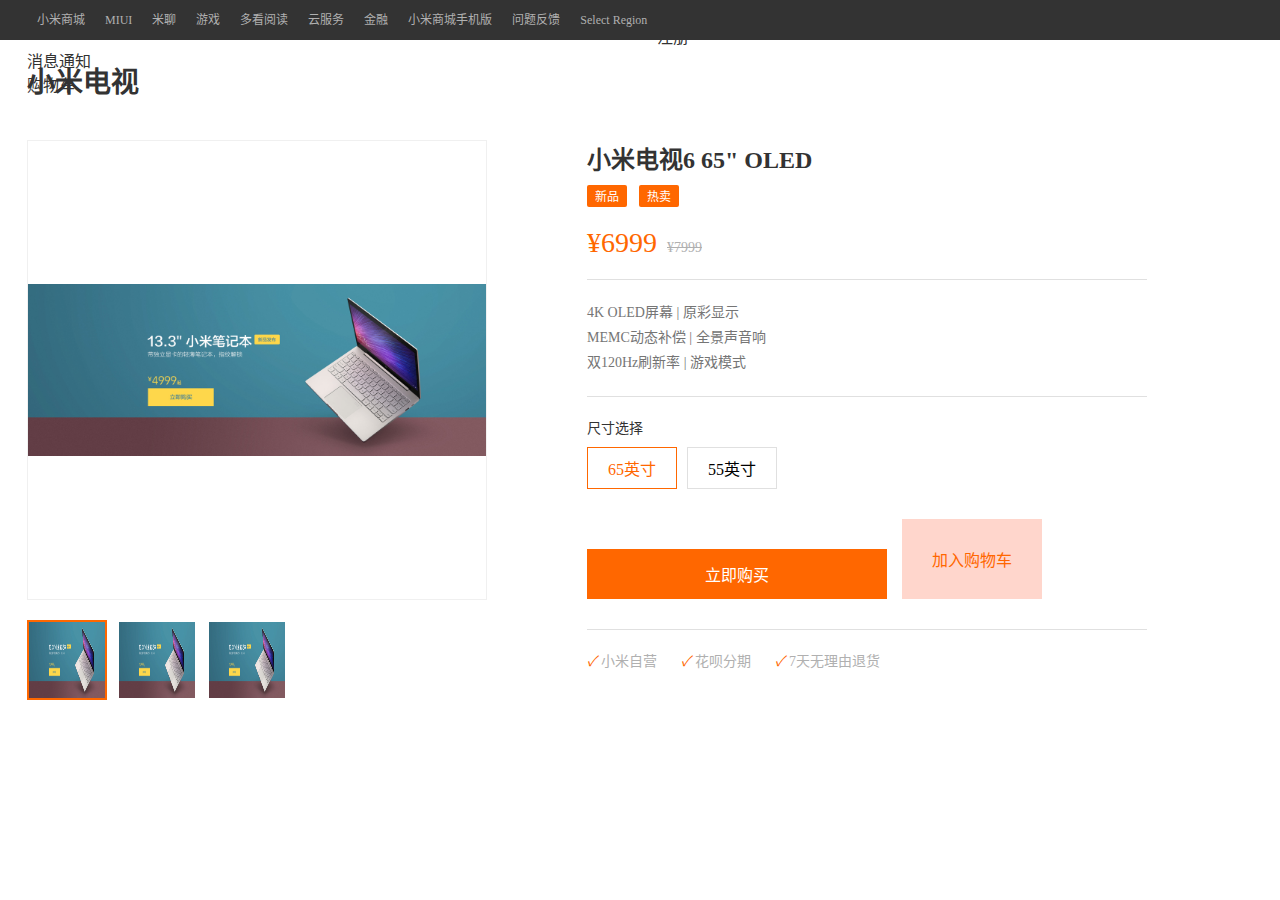
<file: 小米2.0/html/tv.html>
<!DOCTYPE html>
<html lang="zh-CN">
<head>
    <meta charset="UTF-8">
    <meta http-equiv="X-UA-Compatible" content="IE=edge">
    <meta name="viewport" content="width=device-width, initial-scale=1.0">
    <title>小米电视详情页</title>
    <link rel="stylesheet" href="../css/base.css">
    <link rel="stylesheet" href="../css/product.css">
</head>
<body>
    <!-- 保持相同的顶部导航栏 -->
    <div class="topBar">
        <div class="w">
            <div class="links">
                <ul>
                    <li><a href="index.html">小米商城</a></li>
                    <li><a href="#">MIUI</a></li>
                    <li><a href="#">米聊</a></li>
                    <li><a href="#">游戏</a></li>
                    <li><a href="#">多看阅读</a></li>
                    <li><a href="#">云服务</a></li>
                    <li><a href="#">金融</a></li>
                    <li><a href="#">小米商城手机版</a></li>
                    <li><a href="#">问题反馈</a></li>
                    <li><a href="#">Select Region</a></li>
                </ul>
            </div>
            <div class="info">
                <ul>
                    <li><a href="#">登录</a></li>
                    <li><a href="#">注册</a></li>
                    <li><a href="#">消息通知</a></li>
                    <li class="shopCar"><a href="#">购物车</a></li>
                </ul>
            </div>
        </div>
    </div>

    <div class="product-content w">
        <h2>小米电视</h2>
        <div class="product-details">
            <div class="product-gallery">
                <div class="main-image">
                    <img src="../images/小米笔记本.jpg" alt="小米电视">
                </div>
                <div class="thumbnail-list">
                    <img src="../images/小米笔记本.jpg" alt="正面" class="active">
                    <img src="../images/小米笔记本.jpg" alt="背面">
                    <img src="../images/小米笔记本.jpg" alt="侧面">
                </div>
            </div>
            <div class="product-info">
                <h3>小米电视6 65" OLED</h3>
                <div class="tags">
                    <span class="tag">新品</span>
                    <span class="tag">热卖</span>
                </div>
                <p class="price">¥6999<span class="original">¥7999</span></p>
                <div class="description">
                    <p>4K OLED屏幕 | 原彩显示</p>
                    <p>MEMC动态补偿 | 全景声音响</p>
                    <p>双120Hz刷新率 | 游戏模式</p>
                </div>
                <div class="select-options">
                    <div class="storage-options">
                        <span class="label">尺寸选择</span>
                        <div class="options">
                            <span class="option active">65英寸</span>
                            <span class="option">55英寸</span>
                        </div>
                    </div>
                </div>
                <div class="buttons">
                    <button class="buy-now">立即购买</button>
                    <button class="add-cart">加入购物车</button>
                </div>
                <div class="service">
                    <span><i class="icon">✓</i>小米自营</span>
                    <span><i class="icon">✓</i>花呗分期</span>
                    <span><i class="icon">✓</i>7天无理由退货</span>
                </div>
            </div>
        </div>
    </div>
</body>
</html>
</file>
<file: 小米2.0/css/base.css>
* {
    margin: 0;
    padding: 0;
    box-sizing: border-box;
}

ul {
    list-style: none;
}

a {
    text-decoration: none;
    color: #333;
}

/* 通用容器类 */
.w {
    width: 1226px;
    margin: 0 auto;
}

/* 顶部导航栏样式 */
.topBar {
    height: 40px;
    background-color: #333;
}

.topBar .links ul li {
    float: left;
}

.topBar .links ul li a {
    display: inline-block;
    color: #b0b0b0;
    line-height: 40px;
    padding: 0 10px;
    font-size: 12px;
}

.topBar .links ul li a:hover {
    color: #fff;
}
</file>
<file: 小米2.0/css/index.css>
.w {
    width: 1226px;
    margin: 0 auto;
}

.topBar {
    height: 40px;
    background: #333;
}

.topBar .w {
    height: 100%;
}

.topBar .links {
    float: left;
}

.topBar .links li {
    float: left;
    line-height: 40px;
    font-size: 12px;
}

.topBar .links li a {
    color: #b0b0b0;
}

.topBar .links li:nth-child(-n+9)::after {
    content: "";
    float: right;
    width: 1px;
    height: 13px;
    background: #423d37;
    margin: 15px 7px 0;
}

.topBar .info {
    float: right;
}

.topBar .info li {
    float: left;
    line-height: 40px;
    font-size: 12px;
}

.topBar .info li a {
    color: #b0b0b0;
}

.topBar .info li:nth-child(-n+2)::after {
    content: "";
    float: right;
    width: 1px;
    height: 13px;
    background: #423d37;
    margin: 15px 7px 0;
}

.topBar .info .shopCar {
    margin-left: 26px;
    width: 120px;
    height: 40px;
    background: #424242;
    text-align: center;
}

.topBar .info .shopCar a {
    display: block;
    width: 100%;
    height: 100%;
}

.header {
    height: 100px;
}

.header .logo {
    float: left;
    margin-top: 22px;
}

.header .logo a {
    display: block;
    width: 55px;
    height: 55px;
    background: url(../images/images/logo_03.png);
}

.header .nav {
    float: left;
    margin-left: 188px;
}

.header .nav li {
    float: left;
    line-height: 100px;
    margin-right: 20px;
}

.header .nav li a {
    color: #333;
}

.header .searchBar {
    width: 296px;
    height: 50px;
    border: 1px solid #e0e0e0;
    float: right;
    margin-top: 25px;
}

.header .searchBar input {
    float: left;
    width: 244px;
    height: 100%;
    border-right: 1px solid #e0e0e0;
}

.header .searchBar button {
    float: right;
    width: 50px;
    height: 100%;
    background: #fff;
    font-size: 16px;
    border: none;
}

.main {
    height: 460px;
    background-color: pink;
    position: relative;
}

.main .aside {
    width: 234px;
    height: 460px;
    background: rgba(0, 0, 0, .5);
    position: absolute;
    left: 0;
    top: 0;
}

.main .aside li {
    height: 42px;
    line-height: 42px;
    font-size: 14px;
    padding-left: 30px;
}

.main .aside li:hover {
    background: #ff4c00;
}

.main .aside li a {
    color: #fff;
}

.main .aside li::after {
    content: "";
    float: right;
    width: 6px;
    height: 10px;
    background: url(../images/sprites.png) -80px -110px;
    margin-right: 24px;
    margin-top: 16px;
}

.main .arrow a {
    position: absolute;
    width: 13px;
    height: 23px;
    background: #000;
    top: 215px;
    background: url(../images/sprites.png);
}

.main .arrow .prev {
    left: 244px;
    background-position: 0 -70px;
}

.main .arrow .next {
    right: 11px;
    background-position: -40px -70px;
}

.main .sel {
    position: absolute;
    bottom: 24px;
    right: 35px;
}

.main .sel li {
    float: left;
    width: 10px;
    height: 10px;
    color: 4f373c;
    border-radius: 50%;
    border: 2px solid #847275;
    margin-left: 10px;
}

.main .sel .active {
    background: #b59ca0;
    border: #6b5c5f;
}

.ad_mi {
    height: 170px;
    width: 1227px;
    background-color: ping;
    margin-top: 14px;
}

.ad_mi>ul>li {
    float: left;
    width: 316px;
    height: 170px;
    background: #5f5750;
}

.ad_mi ul>li.links {
    width: 234px;
}

.ad_mi>ul>li:nth-child(-n+3) {
    margin-right: 15px;
}

.ad_mi .links {
    padding-left: 9px;
    padding-top: 9px;
}

.ad_mi .links li {
    width: 71px;
    height: 76px;
    float: left;
    border-right: 1px solid#665e57;
    background: #5f5750;
    position: relative;
}

.ad_mi .links li:nth-child(3n) {
    border: none;
}

.ad_mi .links li:nth-child(-n+3) {
    border-bottom: 1px solid #665e57;
}

.ad_mi .links li:nth-child(-n+2)::after {
    position: absolute;
    width: 12px;
    height: 12px;
    right: -7px;
    bottom: -7px;
}

.ad_mi .links li a {
    display: block;
    width: 100%;
    height: 100%;
    font-size: 12px;
    text-align: center;
    color: #cdcac8;
    padding-top: 8px;
}

.ad_mi .links li a .icon {
    display: block;
    background: #000;
    width: 27px;
    height: 27px;
    margin: 0 auto;
    background: url(../images/sq.png);
    margin-bottom: 6px;
}

.ad_mi .links li:nth-child(2) .icon {
    background-position: 0 -37px;
}

.ad_mi .links li:nth-child(3) .icon {
    background-position: 0 -74px;
}

.ad_mi .links li:nth-child(4) .icon {
    background-position: 0 -111px;
}

.ad_mi li img {
    width: 100%;
    height: 100%;
}
</file>
<file: 小米2.0/css/product.css>
/* 产品页面专用样式 */
.product-content {
    padding: 20px 0;
}

.product-content h2 {
    font-size: 28px;
    color: #333;
    margin-bottom: 20px;
}

.product-details {
    display: flex;
    gap: 60px;
    padding: 20px 0;
}

.product-image {
    flex: 0 0 560px;
}

.product-image img {
    width: 100%;
    height: auto;
}

.product-info {
    flex: 1;
    padding: 0 0 0 20px;
    max-width: 600px;
}

.product-info h3 {
    font-size: 24px;
    color: #333;
    margin-bottom: 10px;
}

.price {
    font-size: 28px;
    color: #ff6700;
    margin: 20px 0;
}

.price .original {
    font-size: 14px;
    color: #b0b0b0;
    text-decoration: line-through;
    margin-left: 10px;
}

.description {
    padding: 20px 0;
    border-top: 1px solid #e0e0e0;
    border-bottom: 1px solid #e0e0e0;
}

.description p {
    font-size: 14px;
    color: #757575;
    line-height: 1.8;
}

.buy-now {
    margin-top: 30px;
    width: 300px;
    height: 50px;
    background-color: #ff6700;
    color: #fff;
    border: none;
    font-size: 16px;
    cursor: pointer;
    transition: background-color 0.3s;
}

.buy-now:hover {
    background-color: #f25807;
}

/* 响应式布局 */
@media screen and (max-width: 1226px) {
    .product-details {
        flex-direction: column;
    }
    
    .product-image {
        flex: none;
        width: 100%;
    }
} 

.breadcrumb {
    padding: 20px 0;
    font-size: 14px;
    color: #757575;
}

.breadcrumb a {
    color: #757575;
}

.breadcrumb a:hover {
    color: #ff6700;
}

.product-gallery {
    position: relative;
    width: 460px;
}

.main-image {
    width: 460px;
    height: 460px;
    border: 1px solid #f0f0f0;
    display: flex;
    align-items: center;
    justify-content: center;
    overflow: hidden;
}

.main-image img {
    max-width: 100%;
    max-height: 100%;
    object-fit: contain;
    transition: transform 0.3s;
}

.main-image:hover img {
    transform: scale(1.05);
}

.thumbnail-list {
    display: flex;
    gap: 10px;
    margin-top: 20px;
}

.thumbnail-list img {
    width: 80px;
    height: 80px;
    border: 2px solid transparent;
    cursor: pointer;
    transition: all 0.3s;
}

.thumbnail-list img.active {
    border-color: #ff6700;
}

.product-info {
    padding: 0 0 0 40px;
}

.product-info h1 {
    font-size: 24px;
    font-weight: normal;
    color: #212121;
}

.slogan {
    color: #b0b0b0;
    font-size: 14px;
    margin: 8px 0;
}

.price-section {
    background: #f9f9f9;
    padding: 20px;
    margin: 20px 0;
}

.price .label {
    font-size: 14px;
    color: #333;
}

.price .amount {
    font-size: 28px;
    color: #ff6700;
    margin-left: 10px;
}

.promotion {
    margin-top: 10px;
}

.promotion .tag {
    background: #ff6700;
    color: #fff;
    padding: 2px 6px;
    font-size: 12px;
    border-radius: 2px;
}

.version-select,
.color-select {
    margin: 30px 0;
}

.version-select h3,
.color-select h3 {
    font-size: 16px;
    margin-bottom: 10px;
}

.options {
    display: flex;
    gap: 10px;
}

.option {
    padding: 8px 20px;
    border: 1px solid #e0e0e0;
    cursor: pointer;
    transition: all 0.3s;
}

.option.active {
    color: #ff6700;
    border-color: #ff6700;
}

.action-buttons {
    display: flex;
    gap: 10px;
    margin: 30px 0;
}

.buy-now,
.add-cart {
    padding: 12px 30px;
    font-size: 16px;
    border: none;
    cursor: pointer;
    transition: all 0.3s;
}

.buy-now {
    background: #ff6700;
    color: #fff;
}

.buy-now:hover {
    background: #f25807;
}

.add-cart {
    background: #ffd6cc;
    color: #ff6700;
}

.add-cart:hover {
    background: #ffbfaa;
}

.favorite {
    width: 50px;
    height: 50px;
    border: 1px solid #e0e0e0;
    background: #fff;
    cursor: pointer;
}

.service-info {
    display: flex;
    gap: 20px;
    margin-top: 20px;
    padding-top: 20px;
    border-top: 1px solid #e0e0e0;
}

.service-item {
    display: flex;
    align-items: center;
    gap: 5px;
    color: #b0b0b0;
    font-size: 14px;
}

.product-detail-tabs {
    margin-top: 40px;
    border-bottom: 1px solid #e0e0e0;
}

.tabs {
    display: flex;
    gap: 30px;
}

.tab {
    padding: 15px 0;
    font-size: 16px;
    cursor: pointer;
    position: relative;
}

.tab.active {
    color: #ff6700;
}

.tab.active::after {
    content: '';
    position: absolute;
    bottom: -1px;
    left: 0;
    width: 100%;
    height: 2px;
    background: #ff6700;
}

/* 添加导航栏激活状态样式 */
.nav ul li a.active {
    color: #ff6700;
}

/* 红米产品特殊样式 */
.redmi-price {
    color: #ff6700;
    font-size: 24px;
    font-weight: bold;
}

/* 可以根据需要添加更多红米特有的样式 */ 

.tags {
    margin: 10px 0;
}

.tag {
    display: inline-block;
    padding: 2px 8px;
    margin-right: 8px;
    background: #ff6700;
    color: #fff;
    font-size: 12px;
    border-radius: 2px;
}

.select-options {
    margin: 20px 0;
}

.select-options .label {
    display: block;
    font-size: 14px;
    color: #333;
    margin-bottom: 10px;
}

.buttons {
    display: flex;
    gap: 15px;
    margin: 30px 0;
}

.service {
    margin-top: 20px;
    padding-top: 20px;
    border-top: 1px solid #e0e0e0;
}

.service span {
    display: inline-flex;
    align-items: center;
    margin-right: 20px;
    font-size: 14px;
    color: #b0b0b0;
}

.service .icon {
    margin-right: 4px;
    color: #ff6700;
}

/* 添加礼品包装相关样式 */
.gift-wrap {
    margin: 20px 0;
    padding: 15px;
    background: #f5f5f5;
    border-radius: 4px;
}

.gift-wrap label {
    display: flex;
    align-items: center;
    cursor: pointer;
}

.gift-option {
    margin-right: 8px;
}

.gift-note {
    margin-top: 8px;
    font-size: 12px;
    color: #b0b0b0;
}
</file>
